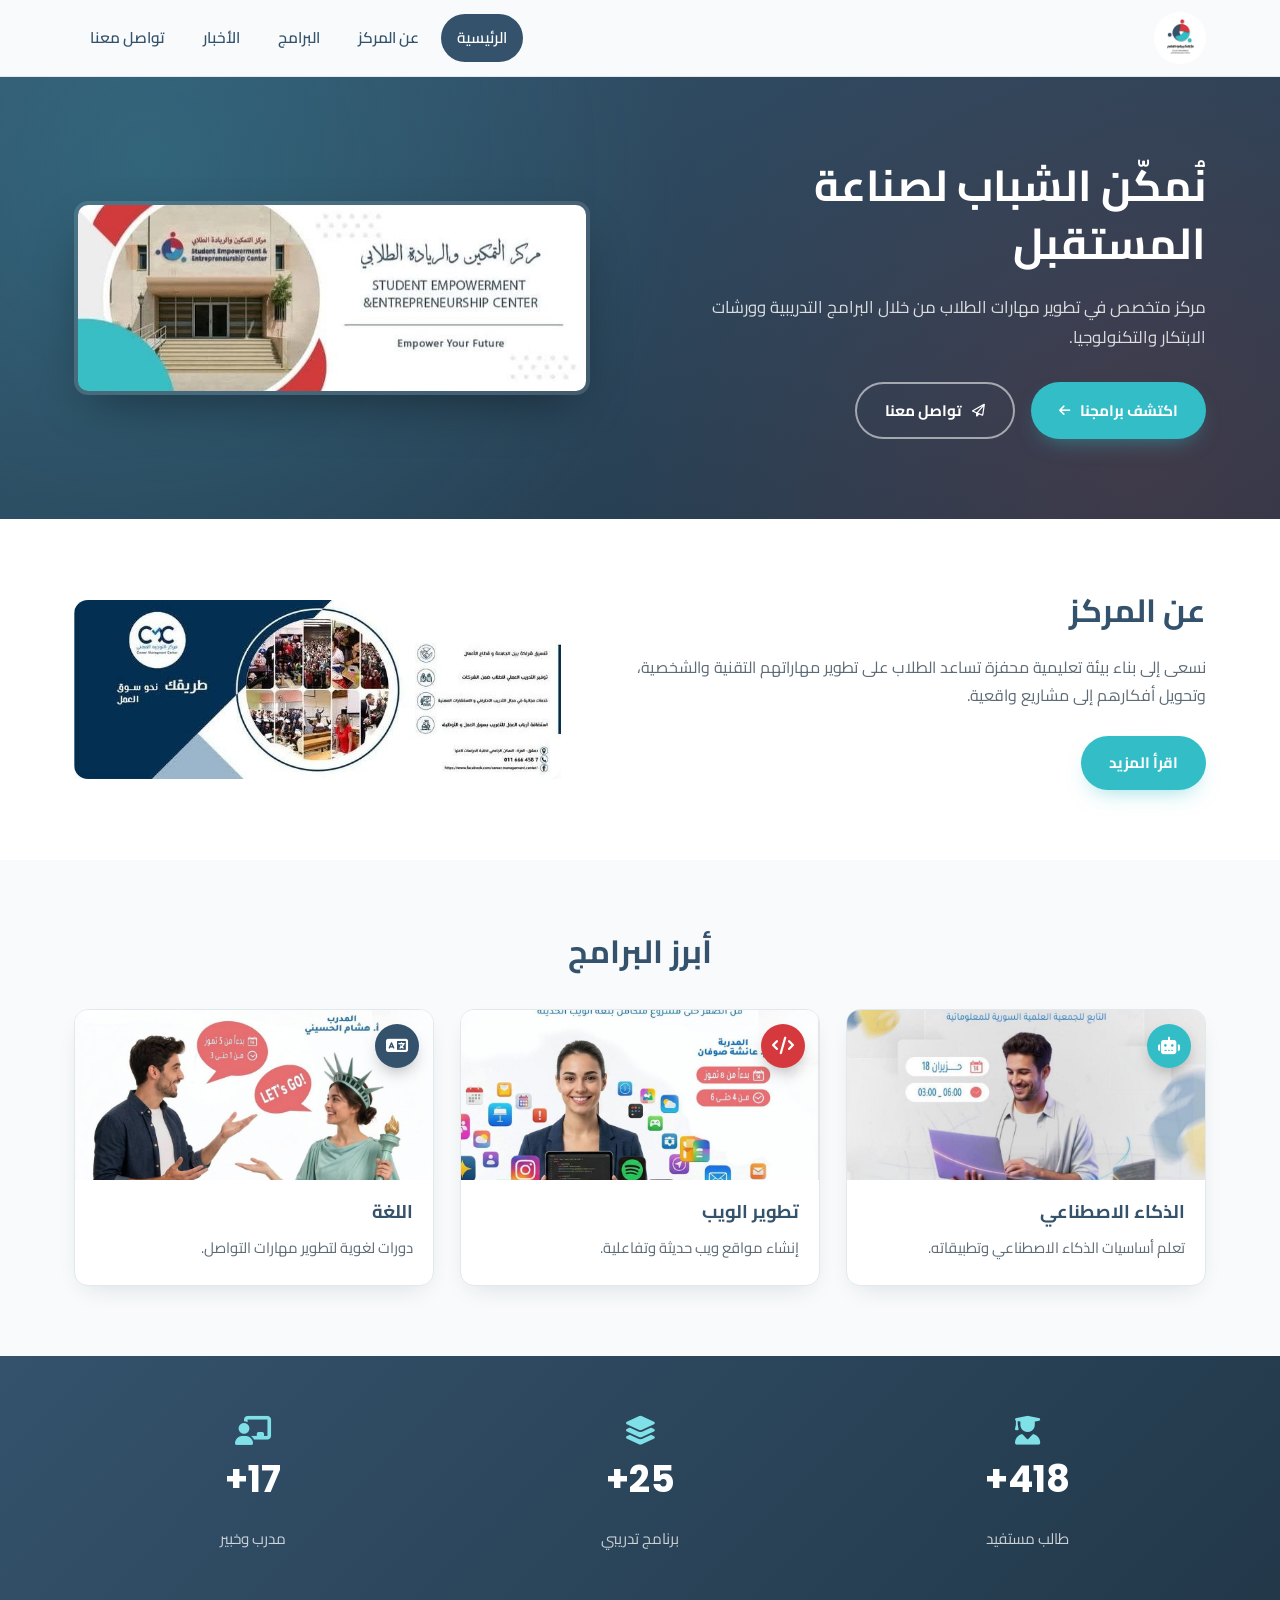
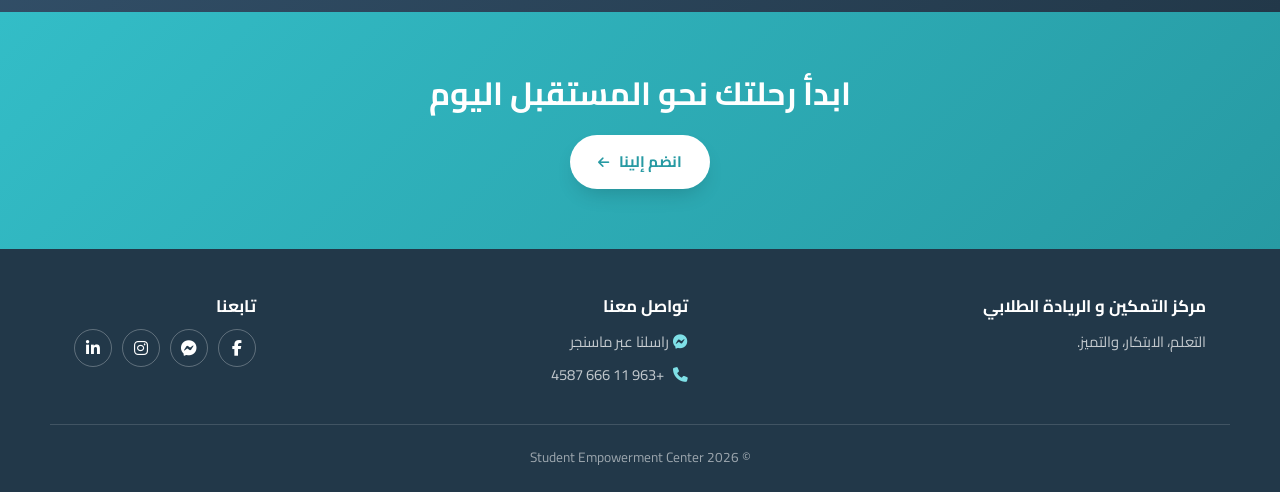
<file: index.html>
<!DOCTYPE html>
<html lang="ar" dir="rtl">

<head>

<meta charset="UTF-8">

<meta name="viewport" content="width=device-width, initial-scale=1.0">

<title>
مركز الريادة الطلابي
</title>


<link rel="icon" type="image/jpeg" href="images/logo.jpg">

<link rel="stylesheet" href="css/style.css">

<link rel="stylesheet" href="css/home.css">


<link href="https://fonts.googleapis.com/css2?family=Cairo:wght@400;600;700&family=Poppins:wght@400;600;700&display=swap" rel="stylesheet">

<link rel="stylesheet" href="https://cdnjs.cloudflare.com/ajax/libs/font-awesome/6.5.2/css/all.min.css">

<link rel="stylesheet" href="https://cdnjs.cloudflare.com/ajax/libs/animate.css/4.1.1/animate.min.css">
<link rel="stylesheet" href="https://unpkg.com/aos@2.3.1/dist/aos.css">


</head>


<body>



<!-- Navbar -->

<nav class="navbar">

<div class="container nav-container">


<div class="logo">
<img src="images/logo.jpg" alt="مركز الريادة الطلابي" class="animate__animated animate__fadeInDown">
</div>



<ul class="nav-links">


<li>
<a href="index.html">
الرئيسية
</a>
</li>


<li>
<a href="about.html">
عن المركز
</a>
</li>


<li>
<a href="programs.html">
البرامج
</a>
</li>


<li>
<a href="news.html">
الأخبار
</a>
</li>


<li>
<a href="contact.html">
تواصل معنا
</a>
</li>


</ul>


<button class="nav-toggle" id="navToggle" aria-label="فتح القائمة">
<i class="fa-solid fa-bars"></i>
</button>


</div>

</nav>



<!-- Hero -->

<section class="hero">


<div class="container hero-content">


<div class="hero-text" data-aos="fade-right">


<h1>

نُمكّن الشباب لصناعة المستقبل

</h1>


<p>

مركز متخصص في تطوير مهارات الطلاب من خلال
البرامج التدريبية وورشات الابتكار والتكنولوجيا.

</p>


<div class="hero-buttons">


<a href="programs.html" class="btn">

اكتشف برامجنا
<i class="fa-solid fa-arrow-left"></i>

</a>


<a href="contact.html" class="btn secondary-btn">

<i class="fa-regular fa-paper-plane"></i>
تواصل معنا

</a>


</div>


</div>




<div class="hero-image" data-aos="fade-left" data-aos-delay="150">


<img src="images/hero.jpg" 
alt="Student Center">


</div>


</div>


</section>




<!-- About Preview -->


<section class="about-preview">


<div class="container about-content">


<div data-aos="fade-right">


<h2>
عن المركز
</h2>


<p>

نسعى إلى بناء بيئة تعليمية محفزة تساعد الطلاب
على تطوير مهاراتهم التقنية والشخصية،
وتحويل أفكارهم إلى مشاريع واقعية.

</p>


<a href="about.html" class="btn">

اقرأ المزيد

</a>


</div>



<a class="img-link" href="#lb-home-about" data-aos="fade-left" data-aos-delay="150">
<img src="images/about.jpg">
</a>

<div id="lb-home-about" class="lightbox">
<a href="#!" class="lightbox-close" aria-label="إغلاق">&times;</a>
<img src="images/about.jpg" alt="عن المركز">
</div>


</div>


</section>





<!-- Programs -->


<section class="programs-preview">


<div class="container">


<h2>
أبرز البرامج
</h2>



<div class="cards">



<div class="card" data-aos="fade-up">

<div class="card-icon">
<i class="fa-solid fa-robot"></i>
</div>

<a class="img-link" href="#lb-home-ai">
<img src="images/programs/ai.jpg">
</a>

<div id="lb-home-ai" class="lightbox">
<a href="#!" class="lightbox-close" aria-label="إغلاق">&times;</a>
<img src="images/programs/ai.jpg" alt="الذكاء الاصطناعي">
</div>


<h3>
الذكاء الاصطناعي
</h3>


<p>

تعلم أساسيات الذكاء الاصطناعي وتطبيقاته.

</p>


</div>




<div class="card" data-aos="fade-up" data-aos-delay="120">

<div class="card-icon">
<i class="fa-solid fa-code"></i>
</div>

<a class="img-link" href="#lb-home-web">
<img src="images/programs/web.jpg">
</a>

<div id="lb-home-web" class="lightbox">
<a href="#!" class="lightbox-close" aria-label="إغلاق">&times;</a>
<img src="images/programs/web.jpg" alt="تطوير الويب">
</div>


<h3>
تطوير الويب
</h3>


<p>

إنشاء مواقع ويب حديثة وتفاعلية.

</p>


</div>





<div class="card" data-aos="fade-up" data-aos-delay="240">

<div class="card-icon">
<i class="fa-solid fa-language"></i>
</div>

<a class="img-link" href="#lb-home-lang">
<img src="images/programs/lan.jpg">
</a>

<div id="lb-home-lang" class="lightbox">
<a href="#!" class="lightbox-close" aria-label="إغلاق">&times;</a>
<img src="images/programs/lan.jpg" alt="اللغة">
</div>


<h3>
اللغة
</h3>


<p>

دورات لغوية لتطوير مهارات التواصل.

</p>


</div>



</div>


</div>


</section>






<!-- Statistics -->


<section class="stats">


<div class="container stats-container">


<div data-aos="zoom-in">
<i class="fa-solid fa-user-graduate stat-icon"></i>
<h2>
500+
</h2>

<p>
طالب مستفيد
</p>

</div>


<div data-aos="zoom-in" data-aos-delay="120">

<i class="fa-solid fa-layer-group stat-icon"></i>
<h2>
30+
</h2>

<p>
برنامج تدريبي
</p>

</div>


<div data-aos="zoom-in" data-aos-delay="240">

<i class="fa-solid fa-chalkboard-user stat-icon"></i>
<h2>
20+
</h2>

<p>
مدرب وخبير
</p>

</div>


</div>


</section>






<!-- CTA -->


<section class="cta">


<div class="container" data-aos="fade-up">


<h2>

ابدأ رحلتك نحو المستقبل اليوم

</h2>


<a href="contact.html" class="btn">

انضم إلينا
<i class="fa-solid fa-arrow-left"></i>

</a>


</div>


</section>






<!-- Footer -->


<footer class="footer">


<div class="container footer-content">


<div>

<h3>
مركز التمكين و الريادة الطلابي
</h3>

<p>
التعلم، الابتكار، والتميز.
</p>

</div>


<div>

<h3>
تواصل معنا
</h3>

<p>
<a href="https://m.me/student.empowerment.entrepreneurship.center" target="_blank" rel="noopener">
<i class="fa-brands fa-facebook-messenger"></i> راسلنا عبر ماسنجر
</a>
</p>

<p>
<i class="fa-solid fa-phone"></i>
+963 11 666 4587
</p>

</div>


<div class="footer-social">

<h3>
تابعنا
</h3>

<div class="social-icons">
<a href="https://www.facebook.com/student.empowerment.entrepreneurship.center" target="_blank" rel="noopener" aria-label="Facebook"><i class="fa-brands fa-facebook-f"></i></a>
<a href="https://m.me/student.empowerment.entrepreneurship.center" target="_blank" rel="noopener" aria-label="Messenger"><i class="fa-brands fa-facebook-messenger"></i></a>
<a href="#" aria-label="Instagram"><i class="fa-brands fa-instagram"></i></a>
<a href="#" aria-label="LinkedIn"><i class="fa-brands fa-linkedin-in"></i></a>
</div>

</div>


</div>


<div class="footer-bottom">

© 2026 Student Empowerment Center

</div>


</footer>





<script src="https://unpkg.com/aos@2.3.1/dist/aos.js"></script>

<script src="js/main.js"></script>

<script src="js/home.js"></script>


</body>

</html>
</file>
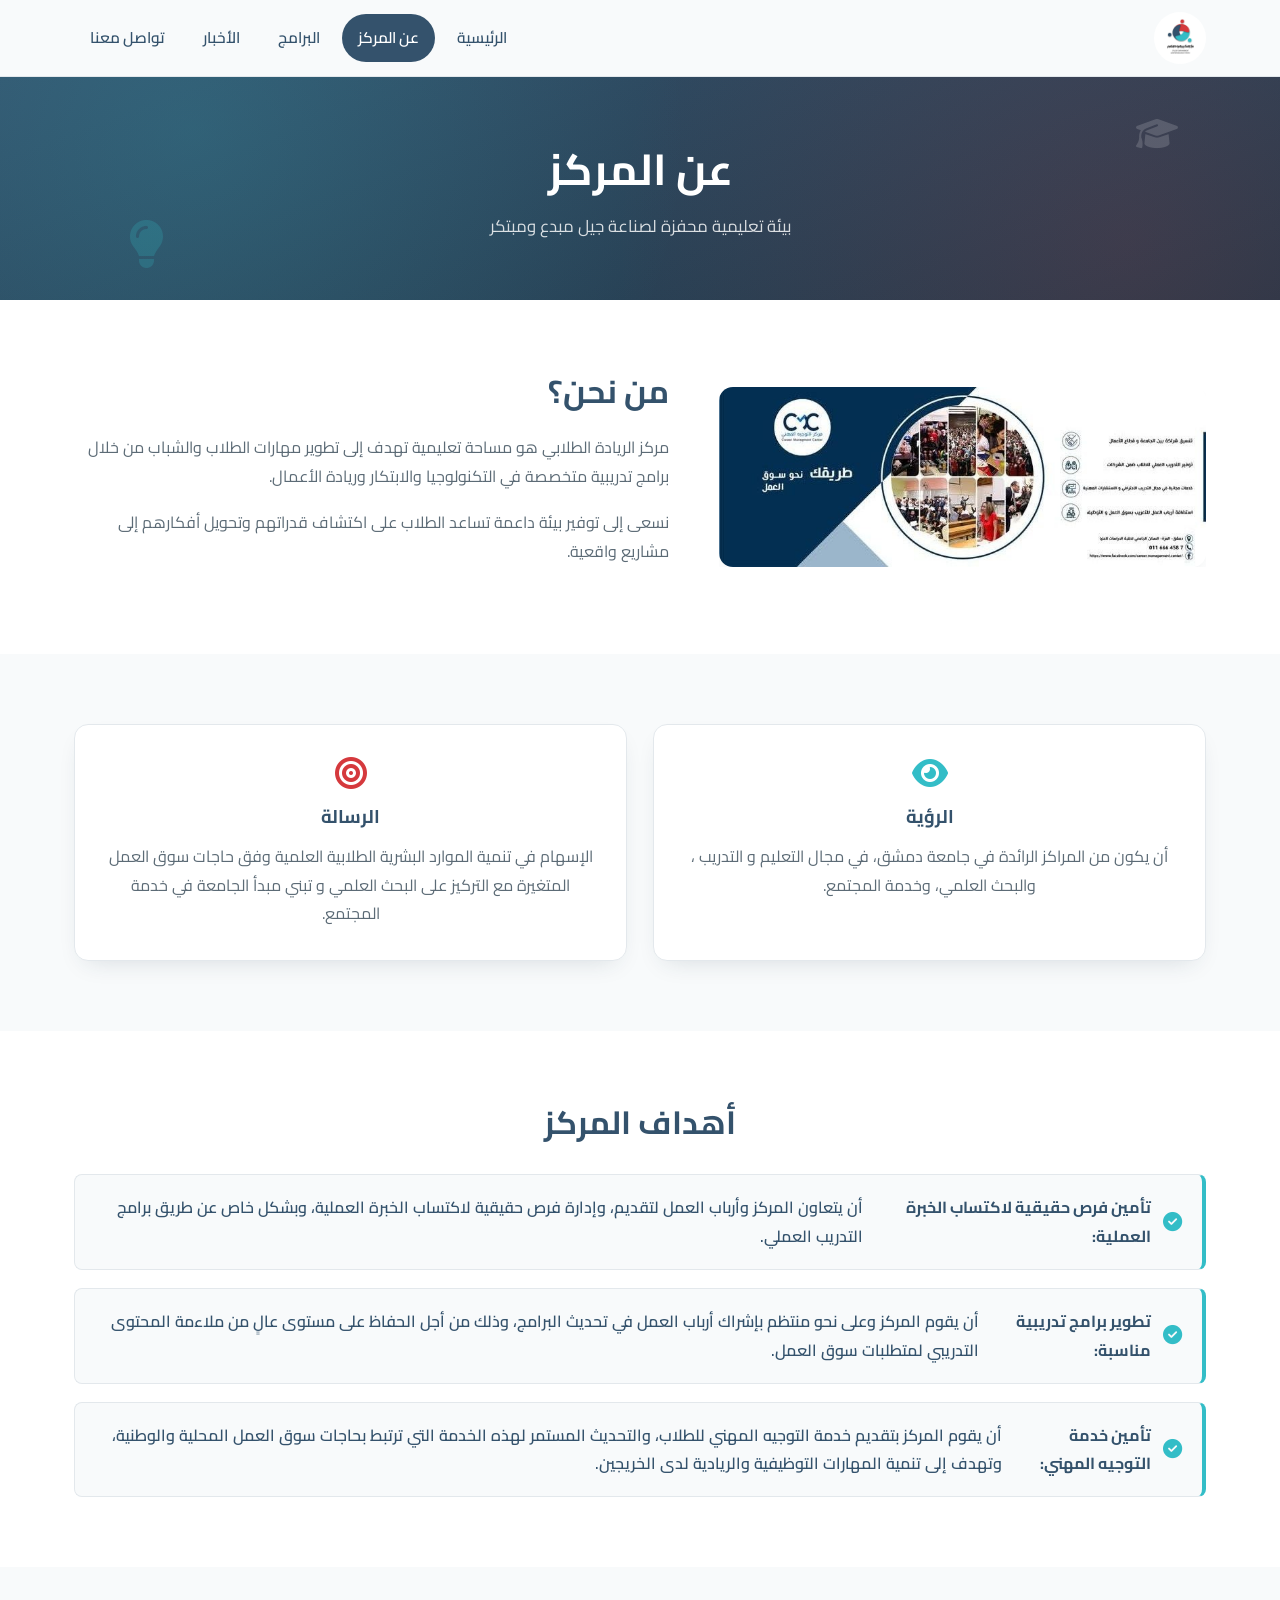
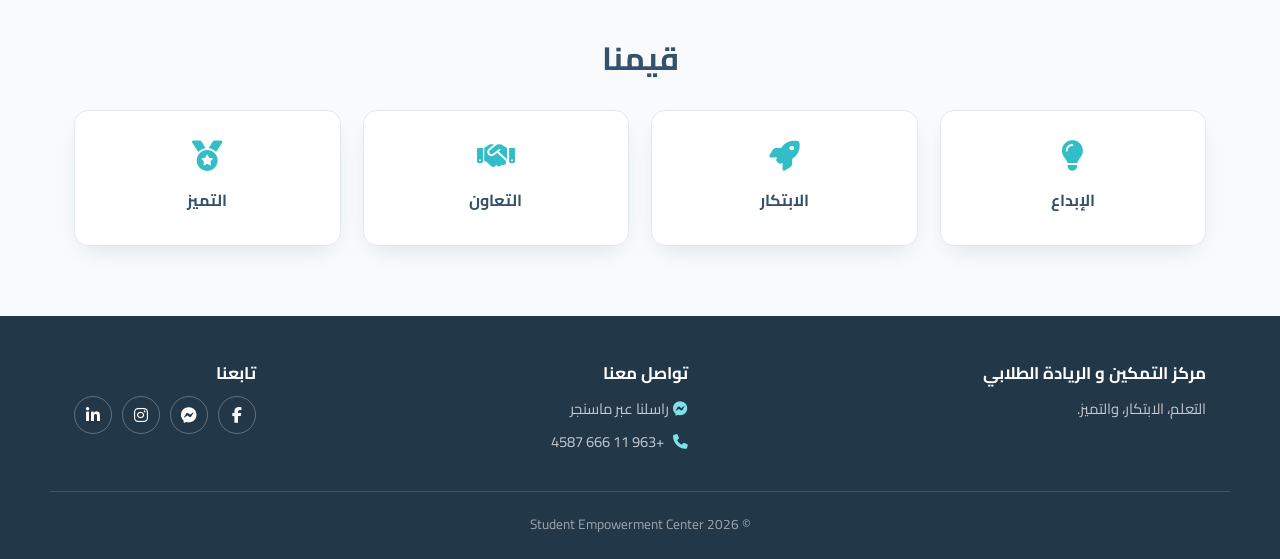
<file: about.html>
<!DOCTYPE html>

<html lang="ar" dir="rtl">


<head>

<meta charset="UTF-8">

<meta name="viewport" content="width=device-width, initial-scale=1.0">


<title>
عن المركز | مركز الريادة الطلابي
</title>



<link rel="icon" type="image/jpeg" href="images/logo.jpg">

<link rel="stylesheet" href="css/style.css">

<link rel="stylesheet" href="css/about.css">


<link href="https://fonts.googleapis.com/css2?family=Cairo:wght@400;600;700&family=Poppins:wght@400;600;700&display=swap" rel="stylesheet">

<link rel="stylesheet" href="https://cdnjs.cloudflare.com/ajax/libs/font-awesome/6.5.2/css/all.min.css">

<link rel="stylesheet" href="https://cdnjs.cloudflare.com/ajax/libs/animate.css/4.1.1/animate.min.css">
<link rel="stylesheet" href="https://unpkg.com/aos@2.3.1/dist/aos.css">


</head>



<body>



<!-- Navbar -->


<nav class="navbar">

<div class="container nav-container">


<div class="logo">

<img src="images/logo.jpg" alt="مركز الريادة الطلابي" class="animate__animated animate__fadeInDown">

</div>


<ul class="nav-links">

<li>
<a href="index.html">
الرئيسية
</a>
</li>


<li>
<a href="about.html">
عن المركز
</a>
</li>


<li>
<a href="programs.html">
البرامج
</a>
</li>


<li>
<a href="news.html">
الأخبار
</a>
</li>


<li>
<a href="contact.html">
تواصل معنا
</a>
</li>


</ul>


<button class="nav-toggle" id="navToggle" aria-label="فتح القائمة">
<i class="fa-solid fa-bars"></i>
</button>


</div>

</nav>





<!-- Page Hero -->


<section class="page-hero">


<i class="fa-solid fa-graduation-cap floating-icon fi-1"></i>
<i class="fa-solid fa-lightbulb floating-icon fi-2"></i>

<div class="container">


<h1>
عن المركز
</h1>


<p>
بيئة تعليمية محفزة لصناعة جيل مبدع ومبتكر
</p>


</div>


</section>






<!-- About -->


<section class="about-section">


<div class="container about-container">


<div class="about-image" data-aos="fade-right">


<a class="img-link" href="#lb-about-main">
<img src="images/about.jpg" alt="About Center">
</a>


</div>



<div id="lb-about-main" class="lightbox">
<a href="#!" class="lightbox-close" aria-label="إغلاق">&times;</a>
<img src="images/about.jpg" alt="مركز الريادة الطلابي">
</div>



<div class="about-text" data-aos="fade-left" data-aos-delay="150">


<h2>
من نحن؟
</h2>


<p>

مركز الريادة الطلابي هو مساحة تعليمية تهدف إلى
تطوير مهارات الطلاب والشباب من خلال برامج تدريبية
متخصصة في التكنولوجيا والابتكار وريادة الأعمال.

</p>


<p>

نسعى إلى توفير بيئة داعمة تساعد الطلاب على اكتشاف
قدراتهم وتحويل أفكارهم إلى مشاريع واقعية.

</p>


</div>


</div>


</section>







<!-- Vision Mission -->


<section class="vision">


<div class="container">


<div class="info-cards">


<div class="info-card" data-aos="fade-up">

<i class="fa-solid fa-eye info-icon"></i>

<h3>
الرؤية
</h3>


<p>

أن يكون من المراكز الرائدة في جامعة دمشق، في مجال التعليم و التدريب ، والبحث العلمي، وخدمة المجتمع.

</p>


</div>





<div class="info-card" data-aos="fade-up" data-aos-delay="150">

<i class="fa-solid fa-bullseye info-icon"></i>

<h3>
الرسالة
</h3>


<p>

الإسهام في تنمية الموارد البشرية الطلابية العلمية  وفق حاجات سوق العمل المتغيرة مع التركيز على البحث العلمي و تبني مبدأ الجامعة في خدمة المجتمع.
</p>


</div>


</div>


</div>


</section>







<!-- Goals -->


<section class="goals">


<div class="container">


<h2>
أهداف المركز
</h2>



<div class="goal-list">


<div class="goal-item" data-aos="fade-up">
<i class="fa-solid fa-circle-check goal-icon"></i>
<!--<div class="goal-text">-->
<strong class="goal-title">تأمين فرص حقيقية لاكتساب الخبرة العملية:</strong>
أن يتعاون المركز وأرباب العمل لتقديم، وإدارة فرص حقيقية لاكتساب الخبرة العملية، وبشكل خاص عن طريق برامج التدريب العملي.
<!--</div>-->
</div>


<div class="goal-item" data-aos="fade-up" data-aos-delay="100">
<i class="fa-solid fa-circle-check goal-icon"></i>
<strong class="goal-title">تطوير برامج تدريبية مناسبة:</strong>
أن يقوم المركز وعلى نحو منتظم بإشراك أرباب العمل في تحديث البرامج، وذلك من أجل الحفاظ على مستوى عالٍ من ملاءمة المحتوى التدريبي لمتطلبات سوق العمل.
</div>


<div class="goal-item" data-aos="fade-up" data-aos-delay="200">
<i class="fa-solid fa-circle-check goal-icon"></i>
<strong class="goal-title">تأمين خدمة التوجيه المهني:</strong>
أن يقوم المركز بتقديم خدمة التوجيه المهني للطلاب، والتحديث المستمر لهذه الخدمة التي ترتبط بحاجات سوق العمل المحلية والوطنية، وتهدف إلى تنمية المهارات التوظيفية والريادية لدى الخريجين.
</div>


</div>


</div>


</section>






<!-- Values -->


<section class="values">


<div class="container">


<h2>
قيمنا
</h2>


<div class="values-grid">


<div class="value-card" data-aos="zoom-in">

<i class="fa-solid fa-lightbulb"></i>
<span>الإبداع</span>

</div>


<div class="value-card" data-aos="zoom-in" data-aos-delay="100">

<i class="fa-solid fa-rocket"></i>
<span>الابتكار</span>

</div>


<div class="value-card" data-aos="zoom-in" data-aos-delay="200">

<i class="fa-solid fa-handshake"></i>
<span>التعاون</span>

</div>


<div class="value-card" data-aos="zoom-in" data-aos-delay="300">

<i class="fa-solid fa-medal"></i>
<span>التميز</span>

</div>


</div>


</div>


</section>







<!-- Footer -->
 
 
<footer class="footer">
 
 
<div class="container footer-content">
 
 
<div>
 
<h3>
مركز التمكين و الريادة الطلابي
</h3>
 
<p>
التعلم، الابتكار، والتميز.
</p>
 
</div>
 
 
<div>
 
<h3>
تواصل معنا
</h3>
 
<p>
<a href="https://m.me/student.empowerment.entrepreneurship.center" target="_blank" rel="noopener">
<i class="fa-brands fa-facebook-messenger"></i> راسلنا عبر ماسنجر
</a>
</p>
 
<p>
<i class="fa-solid fa-phone"></i>
+963 11 666 4587
</p>
 
</div>
 
 
<div class="footer-social">
 
<h3>
تابعنا
</h3>
 
<div class="social-icons">
<a href="https://www.facebook.com/student.empowerment.entrepreneurship.center" target="_blank" rel="noopener" aria-label="Facebook"><i class="fa-brands fa-facebook-f"></i></a>
<a href="https://m.me/student.empowerment.entrepreneurship.center" target="_blank" rel="noopener" aria-label="Messenger"><i class="fa-brands fa-facebook-messenger"></i></a>
<a href="#" aria-label="Instagram"><i class="fa-brands fa-instagram"></i></a>
<a href="#" aria-label="LinkedIn"><i class="fa-brands fa-linkedin-in"></i></a>
</div>
 
</div>
 
 
</div>
 
 
<div class="footer-bottom">
 
© 2026 Student Empowerment Center
 
</div>
 
 
</footer>
 
 
 
 
<script src="https://unpkg.com/aos@2.3.1/dist/aos.js"></script>
 
<script src="js/main.js"></script>
 
<script src="js/about.js"></script>
 
 
</body>
 
 
</html>
</file>
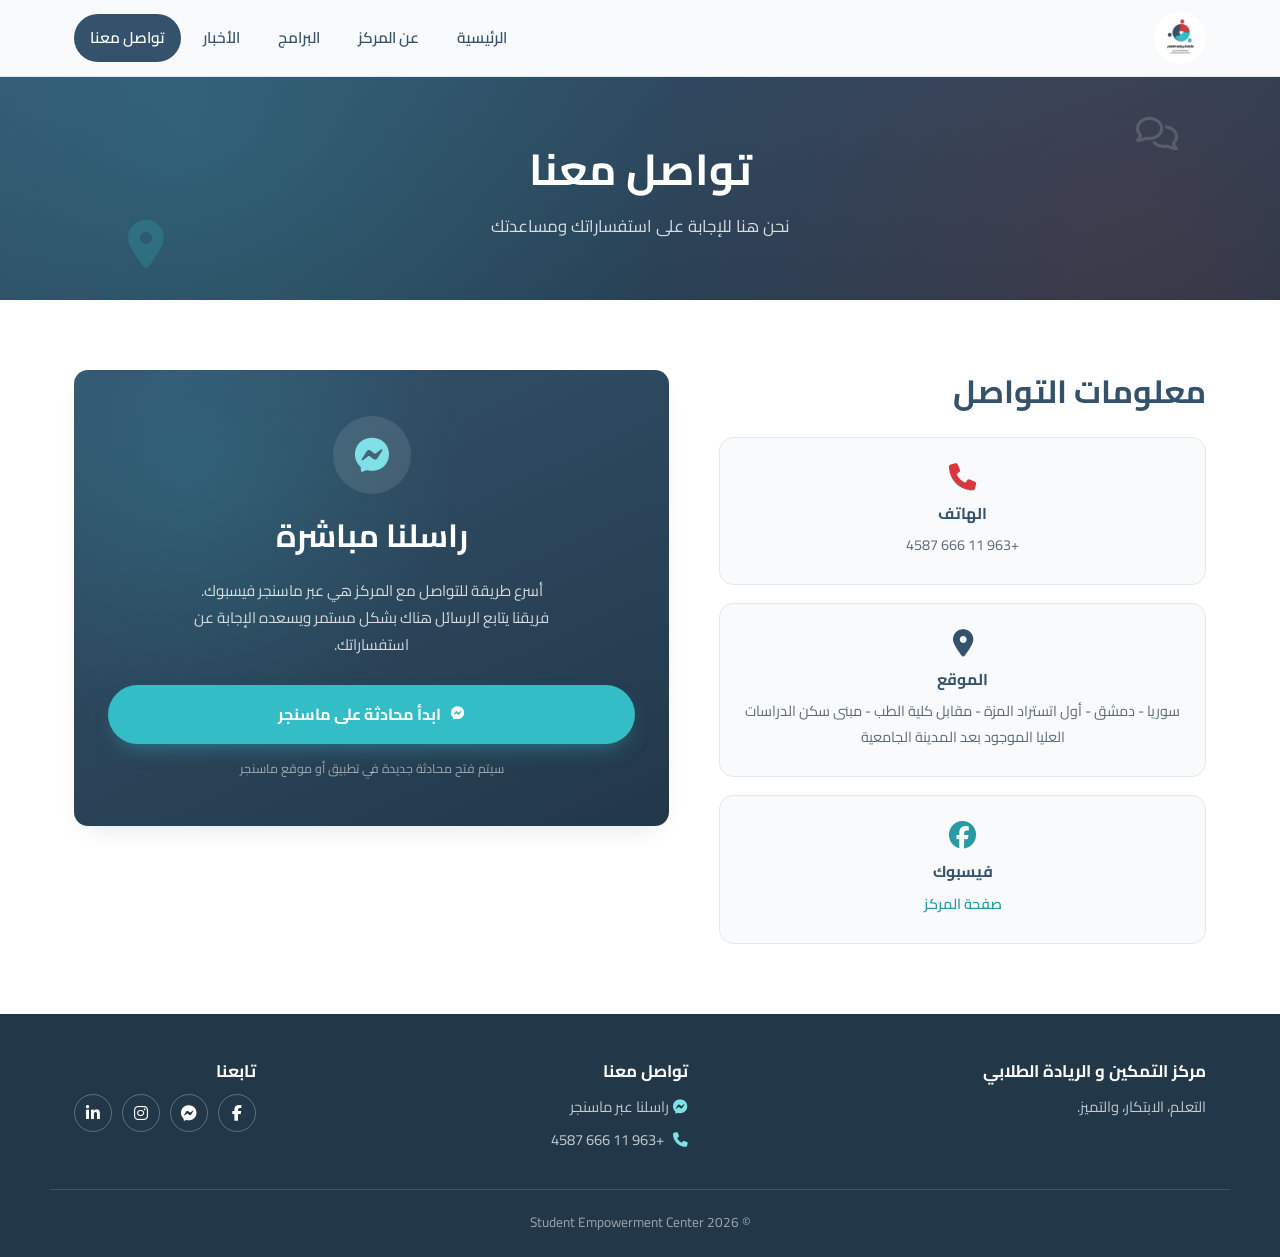
<file: contact.html>
<!DOCTYPE html>

<html lang="ar" dir="rtl">


<head>

<meta charset="UTF-8">

<meta name="viewport" content="width=device-width, initial-scale=1.0">


<title>
تواصل معنا | مركز الريادة الطلابي
</title>


<link rel="icon" type="image/jpeg" href="images/logo.jpg">

<link rel="stylesheet" href="css/style.css">

<link rel="stylesheet" href="css/contact.css">


<link href="https://fonts.googleapis.com/css2?family=Cairo:wght@400;600;700&family=Poppins:wght@400;600;700&display=swap" rel="stylesheet">

<link rel="stylesheet" href="https://cdnjs.cloudflare.com/ajax/libs/font-awesome/6.5.2/css/all.min.css">

<link rel="stylesheet" href="https://cdnjs.cloudflare.com/ajax/libs/animate.css/4.1.1/animate.min.css">
<link rel="stylesheet" href="https://unpkg.com/aos@2.3.1/dist/aos.css">


</head>



<body>




<!-- Navbar -->


<nav class="navbar">

<div class="container nav-container">


<div class="logo">

<img src="images/logo.jpg" alt="مركز الريادة الطلابي" class="animate__animated animate__fadeInDown">

</div>



<ul class="nav-links">


<li>
<a href="index.html">
الرئيسية
</a>
</li>


<li>
<a href="about.html">
عن المركز
</a>
</li>


<li>
<a href="programs.html">
البرامج
</a>
</li>


<li>
<a href="news.html">
الأخبار
</a>
</li>


<li>
<a href="contact.html">
تواصل معنا
</a>
</li>


</ul>


<button class="nav-toggle" id="navToggle" aria-label="فتح القائمة">
<i class="fa-solid fa-bars"></i>
</button>


</div>

</nav>







<!-- Page Hero -->


<section class="page-hero">


<i class="fa-regular fa-comments floating-icon fi-1"></i>
<i class="fa-solid fa-location-dot floating-icon fi-2"></i>

<div class="container">


<h1>
تواصل معنا
</h1>


<p>
نحن هنا للإجابة على استفساراتك ومساعدتك
</p>


</div>


</section>







<!-- Contact Section -->

<section class="contact-section">

    <div class="container">

        <!-- Contact Information -->

        <div class="contact-info" data-aos="fade-right">

            <h2>معلومات التواصل</h2>

            <div class="info-grid">

                <div class="contact-card" data-aos="fade-up">

                    <i class="fa-solid fa-phone contact-icon"></i>

                    <h3>الهاتف</h3>

                    <p>+963 11 666 4587</p>

                </div>

                <div class="contact-card" data-aos="fade-up" data-aos-delay="80">

                    <i class="fa-solid fa-location-dot contact-icon"></i>

                    <h3>الموقع</h3>

                    <p>سوريا - دمشق - أول اتستراد المزة - مقابل كلية الطب - مبنى سكن الدراسات العليا الموجود بعد المدينة الجامعية</p>

                </div>

                <div class="contact-card" data-aos="fade-up" data-aos-delay="160">

                    <i class="fa-brands fa-facebook contact-icon"></i>

                    <h3>فيسبوك</h3>

                    <p><a href="https://www.facebook.com/student.empowerment.entrepreneurship.center" target="_blank" rel="noopener">صفحة المركز</a></p>

                </div>

            </div>

        </div>



        <!-- Messenger CTA -->

        <div class="messenger-panel" data-aos="fade-left">

            <div class="messenger-icon">
                <i class="fa-brands fa-facebook-messenger"></i>
            </div>

            <h2>راسلنا مباشرة</h2>

            <p>
                أسرع طريقة للتواصل مع المركز هي عبر ماسنجر فيسبوك.
                فريقنا يتابع الرسائل هناك بشكل مستمر ويسعده الإجابة عن استفساراتك.
            </p>

            <a href="https://m.me/student.empowerment.entrepreneurship.center"
               target="_blank" rel="noopener" class="btn messenger-btn">
                <i class="fa-brands fa-facebook-messenger"></i>
                ابدأ محادثة على ماسنجر
            </a>

            <span class="messenger-hint">سيتم فتح محادثة جديدة في تطبيق أو موقع ماسنجر</span>

        </div>

    </div>

</section>





<!-- Footer -->


<footer class="footer">


<div class="container footer-content">


<div>

<h3>
مركز التمكين و الريادة الطلابي
</h3>

<p>
التعلم، الابتكار، والتميز.
</p>

</div>


<div>

<h3>
تواصل معنا
</h3>

<p>
<a href="https://m.me/student.empowerment.entrepreneurship.center" target="_blank" rel="noopener">
<i class="fa-brands fa-facebook-messenger"></i> راسلنا عبر ماسنجر
</a>
</p>

<p>
<i class="fa-solid fa-phone"></i>
+963 11 666 4587
</p>

</div>


<div class="footer-social">

<h3>
تابعنا
</h3>

<div class="social-icons">
<a href="https://www.facebook.com/student.empowerment.entrepreneurship.center" target="_blank" rel="noopener" aria-label="Facebook"><i class="fa-brands fa-facebook-f"></i></a>
<a href="https://m.me/student.empowerment.entrepreneurship.center" target="_blank" rel="noopener" aria-label="Messenger"><i class="fa-brands fa-facebook-messenger"></i></a>
<a href="#" aria-label="Instagram"><i class="fa-brands fa-instagram"></i></a>
<a href="#" aria-label="LinkedIn"><i class="fa-brands fa-linkedin-in"></i></a>
</div>

</div>


</div>


<div class="footer-bottom">

© 2026 Student Empowerment Center

</div>


</footer>






<script src="https://unpkg.com/aos@2.3.1/dist/aos.js"></script>

<script src="js/main.js"></script>


</body>


</html>
</file>
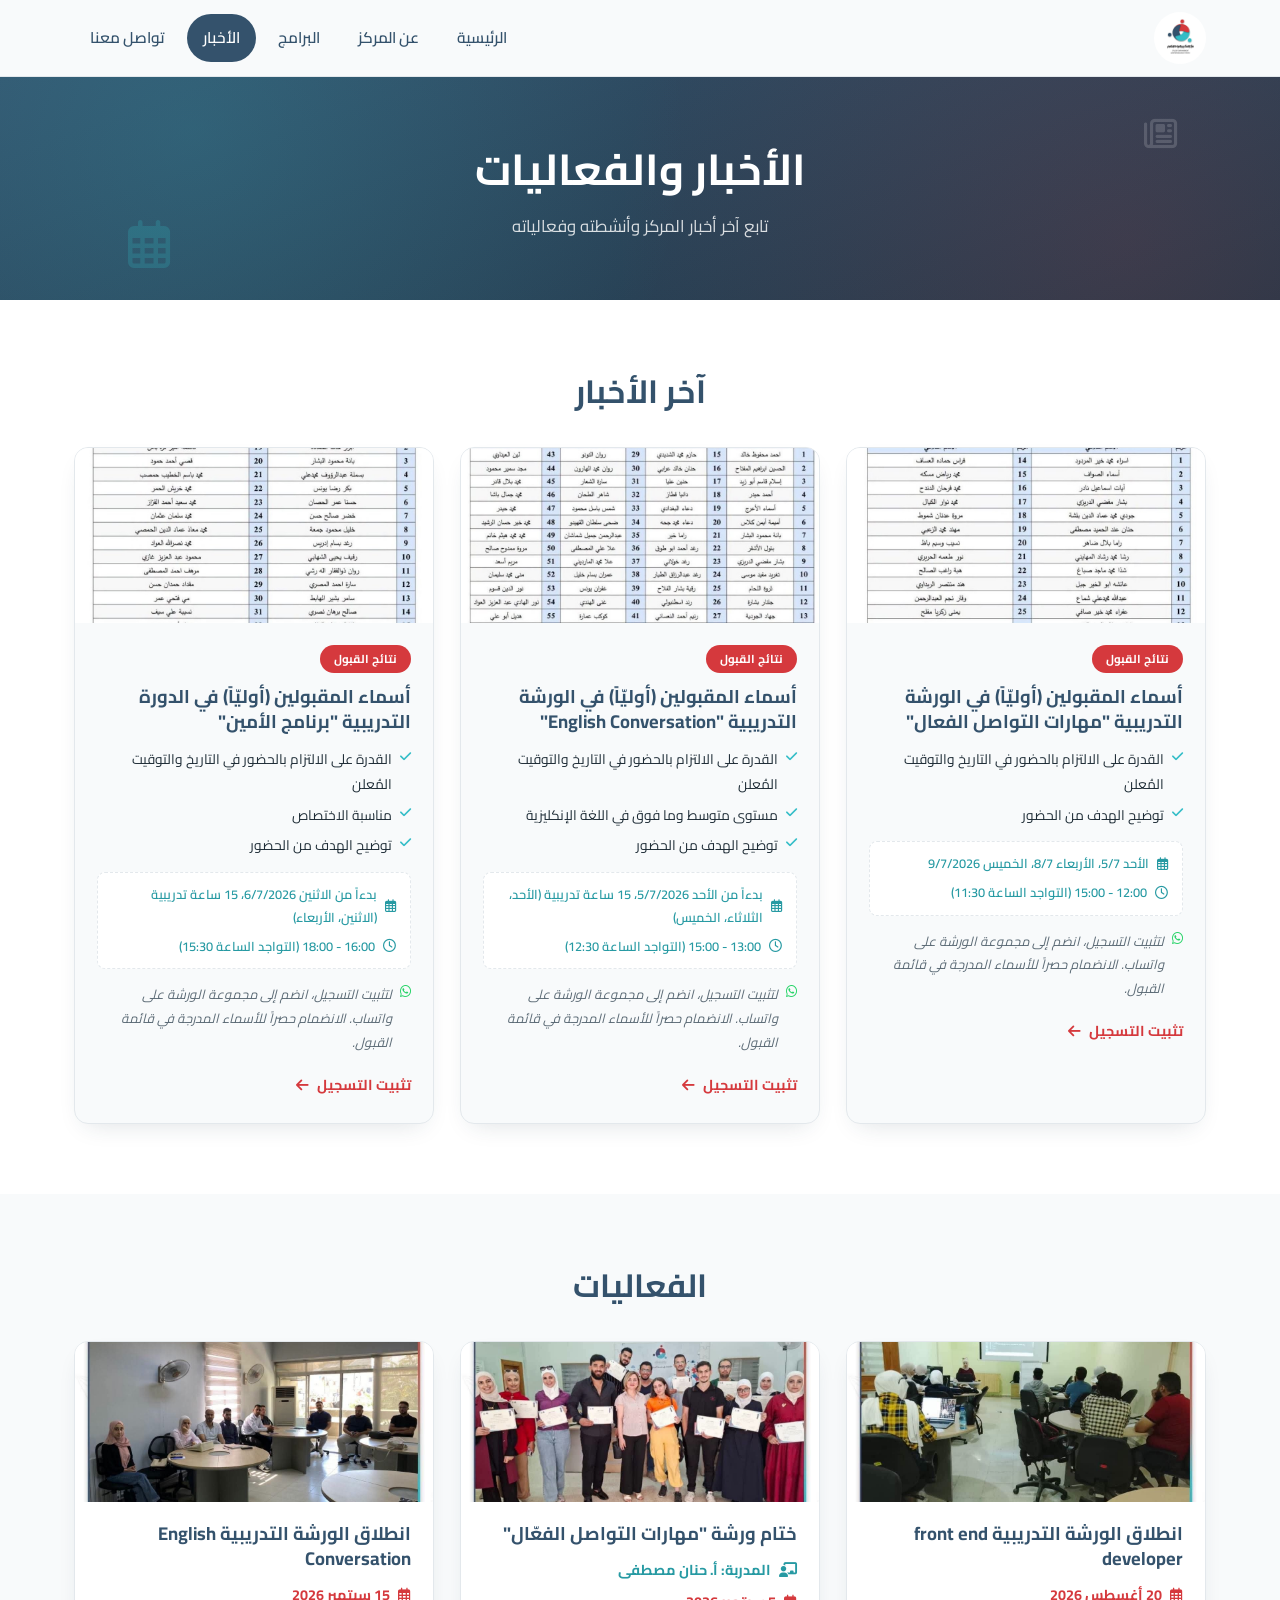
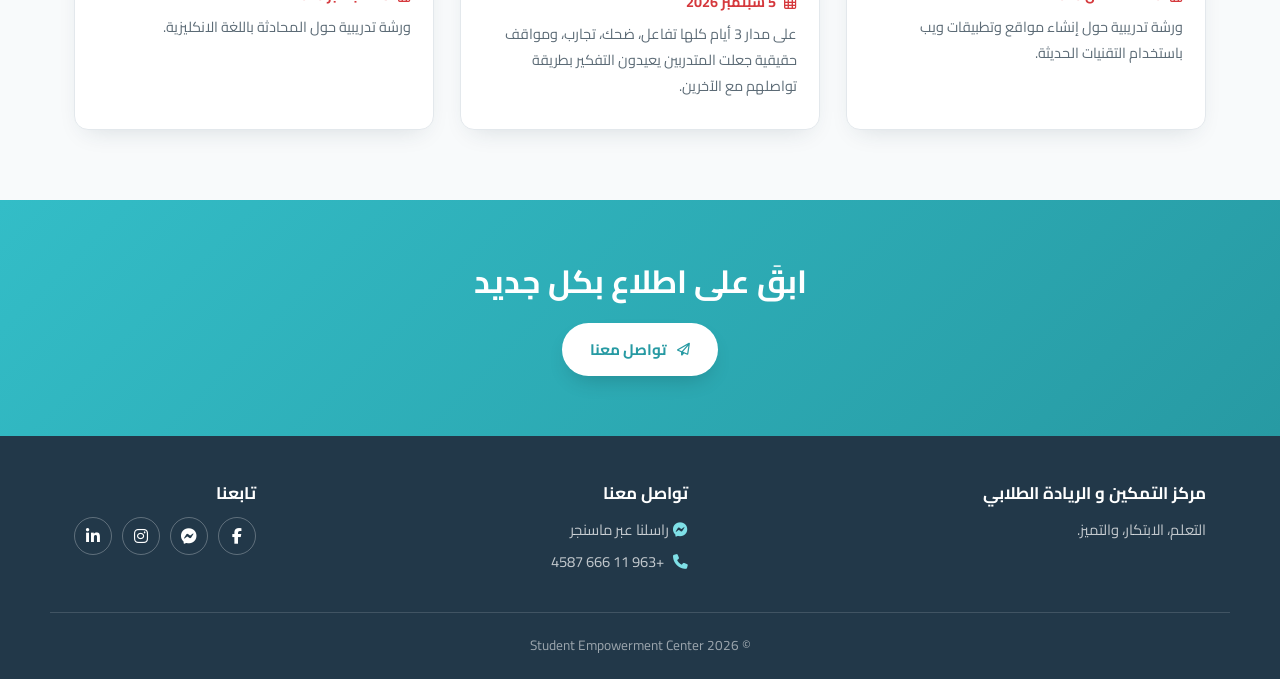
<file: news.html>
<!DOCTYPE html>

<html lang="ar" dir="rtl">


<head>

<meta charset="UTF-8">

<meta name="viewport" content="width=device-width, initial-scale=1.0">


<title>
الأخبار والفعاليات | مركز الريادة الطلابي
</title>


<link rel="icon" type="image/jpeg" href="images/logo.jpg">

<link rel="stylesheet" href="css/style.css">

<link rel="stylesheet" href="css/news.css">


<link href="https://fonts.googleapis.com/css2?family=Cairo:wght@400;600;700&family=Poppins:wght@400;600;700&display=swap" rel="stylesheet">

<link rel="stylesheet" href="https://cdnjs.cloudflare.com/ajax/libs/font-awesome/6.5.2/css/all.min.css">

<link rel="stylesheet" href="https://cdnjs.cloudflare.com/ajax/libs/animate.css/4.1.1/animate.min.css">
<link rel="stylesheet" href="https://unpkg.com/aos@2.3.1/dist/aos.css">


</head>



<body>




<!-- Navbar -->


<nav class="navbar">

<div class="container nav-container">


<div class="logo">

<img src="images/logo.jpg" alt="مركز الريادة الطلابي" class="animate__animated animate__fadeInDown">

</div>



<ul class="nav-links">


<li>
<a href="index.html">
الرئيسية
</a>
</li>


<li>
<a href="about.html">
عن المركز
</a>
</li>


<li>
<a href="programs.html">
البرامج
</a>
</li>


<li>
<a href="news.html">
الأخبار
</a>
</li>


<li>
<a href="contact.html">
تواصل معنا
</a>
</li>


</ul>


<button class="nav-toggle" id="navToggle" aria-label="فتح القائمة">
<i class="fa-solid fa-bars"></i>
</button>


</div>

</nav>








<!-- Page Hero -->


<section class="page-hero">


<i class="fa-regular fa-newspaper floating-icon fi-1"></i>
<i class="fa-regular fa-calendar-days floating-icon fi-2"></i>

<div class="container">


<h1>
الأخبار والفعاليات
</h1>


<p>
تابع آخر أخبار المركز وأنشطته وفعالياته
</p>


</div>


</section>







<!-- Latest News -->


<section class="news-section">


<div class="container">


<h2>
آخر الأخبار
</h2>



<div class="news-grid">





<div class="news-card" data-aos="fade-up">


<a class="img-link" href="#lb-news-1">
<img src="images/news/news1.jpg" alt="News">
</a>

<div id="lb-news-1" class="lightbox">
<a href="#!" class="lightbox-close" aria-label="إغلاق">&times;</a>
<img src="images/news/news1.jpg" alt="ورشة مهارات التواصل الفعال">
</div>


<div class="news-content">

<span class="news-badge">نتائج القبول</span>

<h3>
أسماء المقبولين (أوليّاً) في الورشة التدريبية "مهارات التواصل الفعال"
</h3>

<ul class="news-criteria">
<li><i class="fa-solid fa-check"></i> القدرة على الالتزام بالحضور في التاريخ والتوقيت المُعلن</li>
<li><i class="fa-solid fa-check"></i> توضيح الهدف من الحضور</li>
</ul>

<div class="news-meta">
<span><i class="fa-regular fa-calendar-days"></i> الأحد 5/7، الأربعاء 8/7، الخميس 9/7/2026</span>
<span><i class="fa-regular fa-clock"></i> 12:00 - 15:00 (التواجد الساعة 11:30)</span>
</div>

<p class="news-note">
<i class="fa-brands fa-whatsapp"></i>
لتثبيت التسجيل، انضم إلى مجموعة الورشة على واتساب. الانضمام حصراً للأسماء المدرجة في قائمة القبول.
</p>

<a href="https://chat.whatsapp.com/KUSy5mBAicXBdt82xVzWGg" target="_blank" rel="noopener">
تثبيت التسجيل
<i class="fa-solid fa-arrow-left"></i>
</a>

</div>


</div>







<div class="news-card" data-aos="fade-up" data-aos-delay="80">


<a class="img-link" href="#lb-news-2">
<img src="images/news/news2.jpg" alt="News">
</a>

<div id="lb-news-2" class="lightbox">
<a href="#!" class="lightbox-close" aria-label="إغلاق">&times;</a>
<img src="images/news/news2.jpg" alt="ورشة English Conversation">
</div>


<div class="news-content">

<span class="news-badge">نتائج القبول</span>

<h3>
أسماء المقبولين (أوليّاً) في الورشة التدريبية "English Conversation"
</h3>

<ul class="news-criteria">
<li><i class="fa-solid fa-check"></i> القدرة على الالتزام بالحضور في التاريخ والتوقيت المُعلن</li>
<li><i class="fa-solid fa-check"></i> مستوى متوسط وما فوق في اللغة الإنكليزية</li>
<li><i class="fa-solid fa-check"></i> توضيح الهدف من الحضور</li>
</ul>

<div class="news-meta">
<span><i class="fa-regular fa-calendar-days"></i> بدءاً من الأحد 5/7/2026، 15 ساعة تدريبية (الأحد، الثلاثاء، الخميس)</span>
<span><i class="fa-regular fa-clock"></i> 13:00 - 15:00 (التواجد الساعة 12:30)</span>
</div>

<p class="news-note">
<i class="fa-brands fa-whatsapp"></i>
لتثبيت التسجيل، انضم إلى مجموعة الورشة على واتساب. الانضمام حصراً للأسماء المدرجة في قائمة القبول.
</p>

<a href="https://chat.whatsapp.com/IberUZkQ6LV29yE1uwAIzX" target="_blank" rel="noopener">
تثبيت التسجيل
<i class="fa-solid fa-arrow-left"></i>
</a>

</div>


</div>







<div class="news-card" data-aos="fade-up" data-aos-delay="160">


<a class="img-link" href="#lb-news-3">
<img src="images/news/news3.jpg" alt="News">
</a>

<div id="lb-news-3" class="lightbox">
<a href="#!" class="lightbox-close" aria-label="إغلاق">&times;</a>
<img src="images/news/news3.jpg" alt="برنامج الأمين">
</div>


<div class="news-content">

<span class="news-badge">نتائج القبول</span>

<h3>
أسماء المقبولين (أوليّاً) في الدورة التدريبية "برنامج الأمين"
</h3>

<ul class="news-criteria">
<li><i class="fa-solid fa-check"></i> القدرة على الالتزام بالحضور في التاريخ والتوقيت المُعلن</li>
<li><i class="fa-solid fa-check"></i> مناسبة الاختصاص</li>
<li><i class="fa-solid fa-check"></i> توضيح الهدف من الحضور</li>
</ul>

<div class="news-meta">
<span><i class="fa-regular fa-calendar-days"></i> بدءاً من الاثنين 6/7/2026، 15 ساعة تدريبية (الاثنين، الأربعاء)</span>
<span><i class="fa-regular fa-clock"></i> 16:00 - 18:00 (التواجد الساعة 15:30)</span>
</div>

<p class="news-note">
<i class="fa-brands fa-whatsapp"></i>
لتثبيت التسجيل، انضم إلى مجموعة الورشة على واتساب. الانضمام حصراً للأسماء المدرجة في قائمة القبول.
</p>

<a href="https://chat.whatsapp.com/EMY7kQZ0741H1UIW4e1f7I" target="_blank" rel="noopener">
تثبيت التسجيل
<i class="fa-solid fa-arrow-left"></i>
</a>

</div>


</div>



</div>


</div>


</section>









<!-- Events -->


<section class="events-section">


<div class="container">


<h2>
الفعاليات 
</h2>




<div class="events-grid">





<div class="event-card" data-aos="fade-up">


<a class="img-link" href="#lb-event-1">
<img src="images/news/event1.jpg" alt="Event">
</a>

<div id="lb-event-1" class="lightbox">
<a href="#!" class="lightbox-close" aria-label="إغلاق">&times;</a>
<img src="images/news/event1.jpg" alt="ورشة front end developer">
</div>


<div>


<h3>
انطلاق الورشة التدريبية front end developer
</h3>


<p class="event-date">
<i class="fa-regular fa-calendar-days"></i> 20 أغسطس 2026
</p>


<p>
ورشة تدريبية حول إنشاء مواقع وتطبيقات ويب باستخدام التقنيات الحديثة.
</p>


</div>


</div>







<div class="event-card" data-aos="fade-up" data-aos-delay="80">


<a class="img-link" href="#lb-event-2">
<img src="images/news/event2.jpg" alt="Event">
</a>

<div id="lb-event-2" class="lightbox">
<a href="#!" class="lightbox-close" aria-label="إغلاق">&times;</a>
<img src="images/news/event2.jpg" alt="ختام ورشة مهارات التواصل الفعّال">
</div>


<div>


<h3>
ختام ورشة "مهارات التواصل الفعّال"
</h3>

<p class="event-trainer">
<i class="fa-solid fa-chalkboard-user"></i> المدربة: أ. حنان مصطفى
</p>


<p class="event-date">
<i class="fa-regular fa-calendar-days"></i> 5 سبتمبر 2026
</p>


<p>
على مدار 3 أيام كلها تفاعل، ضحك، تجارب، ومواقف حقيقية جعلت المتدربين يعيدون التفكير بطريقة تواصلهم مع الآخرين.
</p>


</div>


</div>






<div class="event-card" data-aos="fade-up" data-aos-delay="160">


<a class="img-link" href="#lb-event-3">
<img src="images/news/event3.jpg" alt="Event">
</a>

<div id="lb-event-3" class="lightbox">
<a href="#!" class="lightbox-close" aria-label="إغلاق">&times;</a>
<img src="images/news/event3.jpg" alt="ورشة English Conversation">
</div>


<div>


<h3>
انطلاق الورشة التدريبية English Conversation 
</h3>


<p class="event-date">
<i class="fa-regular fa-calendar-days"></i> 15 سبتمبر 2026
</p>


<p>

ورشة تدريبية حول المحادثة باللغة الانكليزية.
</p>


</div>


</div>




</div>



</div>


</section>







<!-- CTA -->


<section class="cta">


<div class="container" data-aos="fade-up">


<h2>
ابقَ على اطلاع بكل جديد
</h2>


<a href="contact.html" class="btn">
<i class="fa-regular fa-paper-plane"></i>
تواصل معنا
</a>


</div>


</section>







<!-- Footer -->


<footer class="footer">


<div class="container footer-content">


<div>

<h3>
مركز التمكين و الريادة الطلابي
</h3>

<p>
التعلم، الابتكار، والتميز.
</p>

</div>


<div>

<h3>
تواصل معنا
</h3>

<p>
<a href="https://m.me/student.empowerment.entrepreneurship.center" target="_blank" rel="noopener">
<i class="fa-brands fa-facebook-messenger"></i> راسلنا عبر ماسنجر
</a>
</p>

<p>
<i class="fa-solid fa-phone"></i>
+963 11 666 4587
</p>

</div>


<div class="footer-social">

<h3>
تابعنا
</h3>

<div class="social-icons">
<a href="https://www.facebook.com/student.empowerment.entrepreneurship.center" target="_blank" rel="noopener" aria-label="Facebook"><i class="fa-brands fa-facebook-f"></i></a>
<a href="https://m.me/student.empowerment.entrepreneurship.center" target="_blank" rel="noopener" aria-label="Messenger"><i class="fa-brands fa-facebook-messenger"></i></a>
<a href="#" aria-label="Instagram"><i class="fa-brands fa-instagram"></i></a>
<a href="#" aria-label="LinkedIn"><i class="fa-brands fa-linkedin-in"></i></a>
</div>

</div>


</div>


<div class="footer-bottom">

© 2026 Student Empowerment Center

</div>


</footer>






<script src="https://unpkg.com/aos@2.3.1/dist/aos.js"></script>

<script src="js/main.js"></script>

<script src="js/news.js"></script>


</body>


</html>
</file>
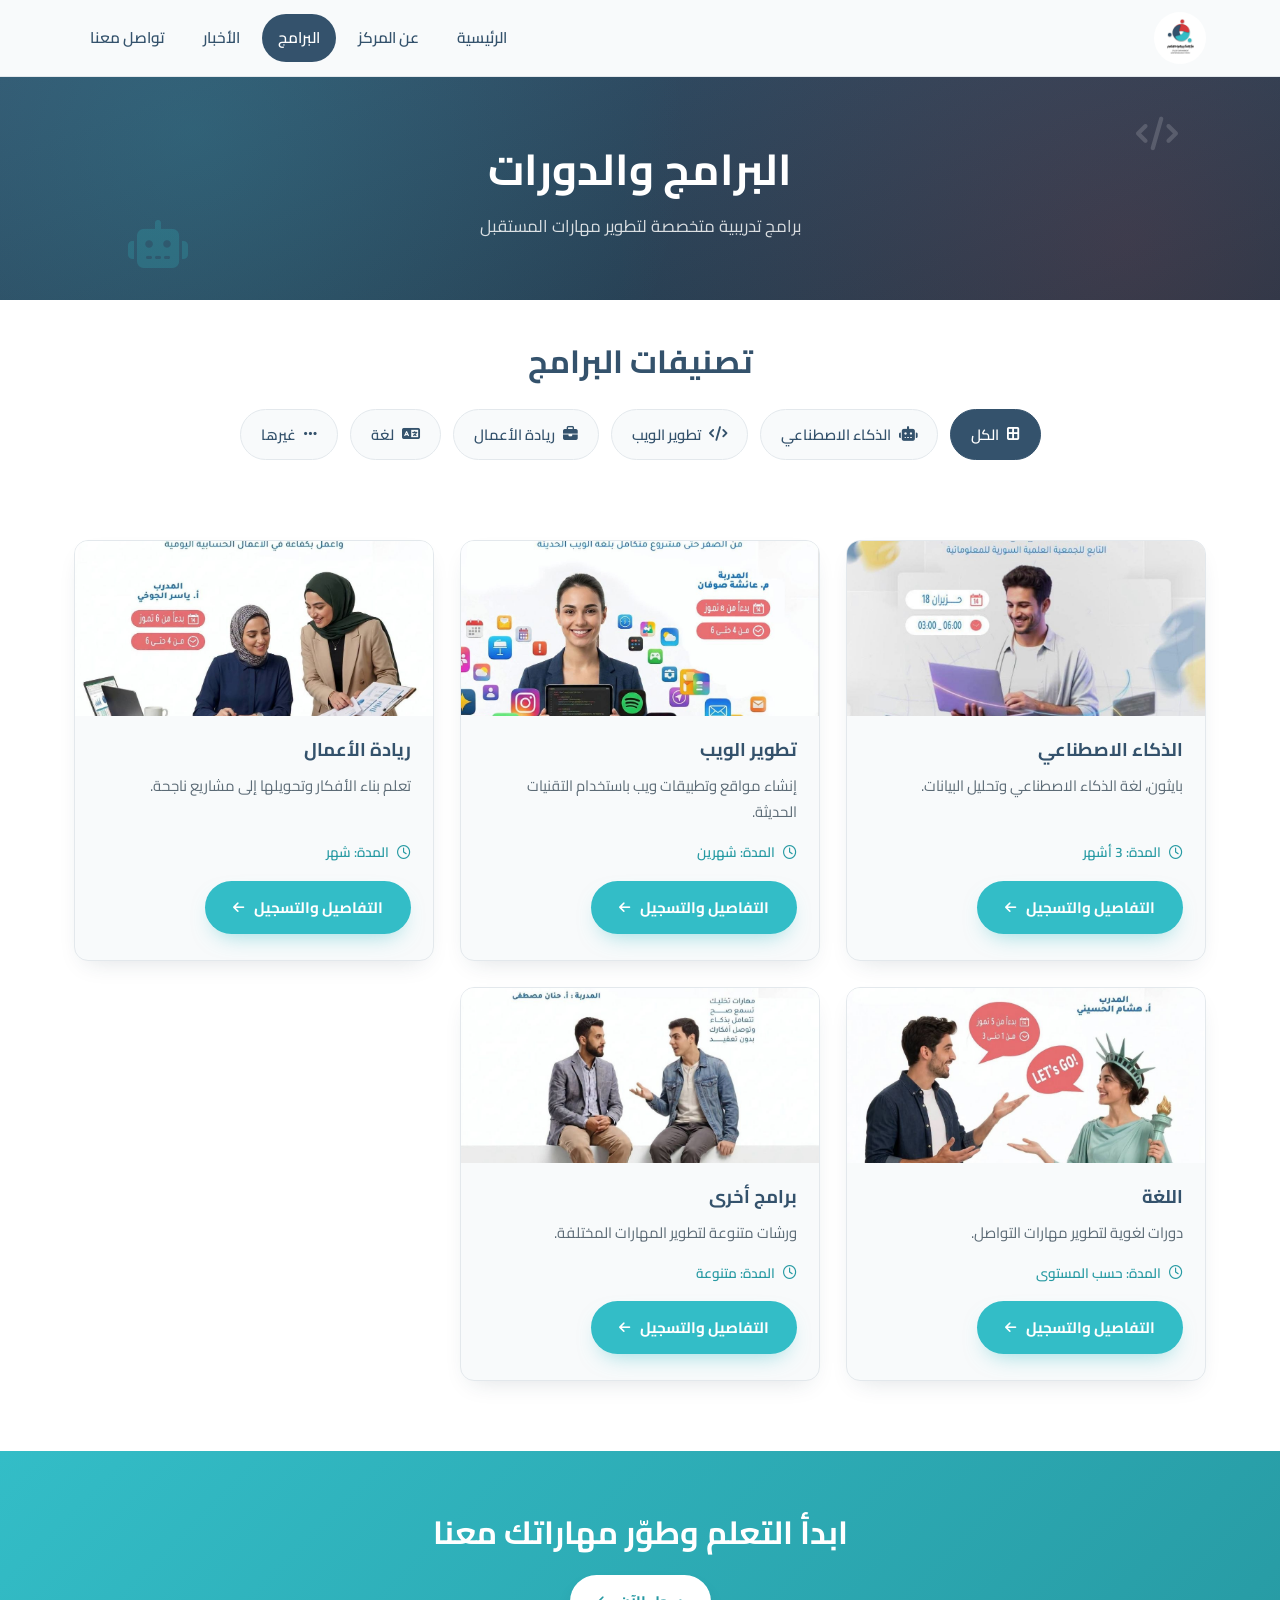
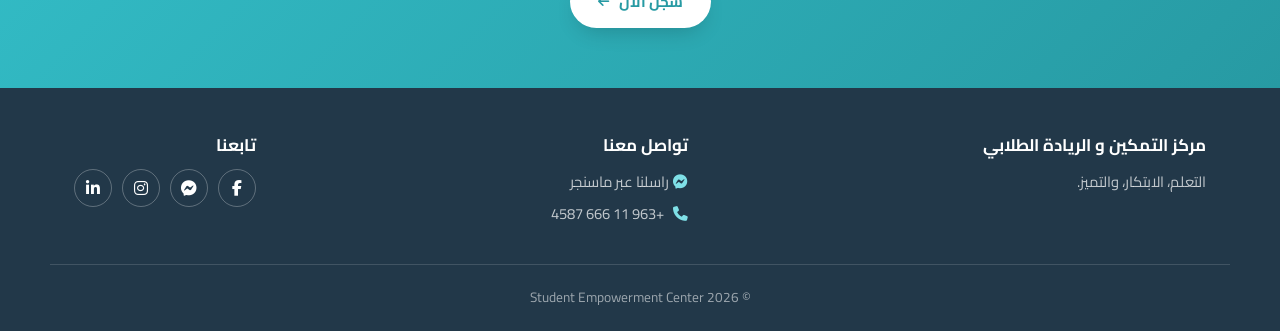
<file: programs.html>
<!DOCTYPE html>

<html lang="ar" dir="rtl">


<head>

<meta charset="UTF-8">

<meta name="viewport" content="width=device-width, initial-scale=1.0">


<title>
البرامج والدورات | مركز الريادة الطلابي
</title>


<link rel="icon" type="image/jpeg" href="images/logo.jpg">

<link rel="stylesheet" href="css/style.css">

<link rel="stylesheet" href="css/programs.css">


<link href="https://fonts.googleapis.com/css2?family=Cairo:wght@400;600;700&family=Poppins:wght@400;600;700&display=swap" rel="stylesheet">

<link rel="stylesheet" href="https://cdnjs.cloudflare.com/ajax/libs/font-awesome/6.5.2/css/all.min.css">

<link rel="stylesheet" href="https://cdnjs.cloudflare.com/ajax/libs/animate.css/4.1.1/animate.min.css">
<link rel="stylesheet" href="https://unpkg.com/aos@2.3.1/dist/aos.css">


</head>



<body>



<!-- Navbar -->

<nav class="navbar">

<div class="container nav-container">


<div class="logo">

<img src="images/logo.jpg" alt="مركز الريادة الطلابي" class="animate__animated animate__fadeInDown">

</div>


<ul class="nav-links">


<li>
<a href="index.html">
الرئيسية
</a>
</li>


<li>
<a href="about.html">
عن المركز
</a>
</li>


<li>
<a href="programs.html">
البرامج
</a>
</li>


<li>
<a href="news.html">
الأخبار
</a>
</li>


<li>
<a href="contact.html">
تواصل معنا
</a>
</li>


</ul>


<button class="nav-toggle" id="navToggle" aria-label="فتح القائمة">
<i class="fa-solid fa-bars"></i>
</button>


</div>

</nav>





<!-- Page Hero -->


<section class="page-hero">


<i class="fa-solid fa-code floating-icon fi-1"></i>
<i class="fa-solid fa-robot floating-icon fi-2"></i>

<div class="container">


<h1>
البرامج والدورات
</h1>


<p>
برامج تدريبية متخصصة لتطوير مهارات المستقبل
</p>


</div>


</section>







<!-- Categories -->


<section class="categories">


<div class="container">


<h2>
تصنيفات البرامج
</h2>



<div class="category-buttons" data-aos="fade-down">


<button class="active" data-category="all">
<i class="fa-solid fa-border-all"></i> الكل
</button>


<button data-category="ai">
<i class="fa-solid fa-robot"></i> الذكاء الاصطناعي
</button>


<button data-category="web">
<i class="fa-solid fa-code"></i> تطوير الويب
</button>


<button data-category="business">
<i class="fa-solid fa-briefcase"></i> ريادة الأعمال
</button>


<button data-category="language">
<i class="fa-solid fa-language"></i> لغة
</button>


<button data-category="other">
<i class="fa-solid fa-ellipsis"></i> غيرها
</button>



</div>


</div>


</section>







<!-- Programs Cards -->


<section class="programs">


<div class="container">



<div class="program-grid">





<div class="program-card" data-category="ai" data-aos="fade-up">


<a class="img-link" href="#lb-prog-ai">
<img src="images/programs/ai.jpg" alt="AI">
</a>

<div id="lb-prog-ai" class="lightbox">
<a href="#!" class="lightbox-close" aria-label="إغلاق">&times;</a>
<img src="images/programs/ai.jpg" alt="الذكاء الاصطناعي">
</div>


<div class="card-content">


<h3>
الذكاء الاصطناعي
</h3>


<p>
بايثون، لغة الذكاء الاصطناعي وتحليل البيانات.
</p>


<span>
<i class="fa-regular fa-clock"></i> المدة: 3 أشهر
</span>


<a href="https://docs.google.com/forms/d/e/1FAIpQLSeAqam_Q4coQ5KCKIGb8h_m953buTUqqQ6GN8NKPSw-_3r9TQ/viewform" class="btn" target="_blank" rel="noopener">
التفاصيل والتسجيل
<i class="fa-solid fa-arrow-left"></i>
</a>


</div>


</div>







<div class="program-card" data-category="web" data-aos="fade-up" data-aos-delay="80">


<a class="img-link" href="#lb-prog-web">
<img src="images/programs/web.jpg" alt="Web">
</a>

<div id="lb-prog-web" class="lightbox">
<a href="#!" class="lightbox-close" aria-label="إغلاق">&times;</a>
<img src="images/programs/web.jpg" alt="تطوير الويب">
</div>


<div class="card-content">


<h3>
تطوير الويب
</h3>


<p>
إنشاء مواقع وتطبيقات ويب باستخدام التقنيات الحديثة.
</p>


<span>
<i class="fa-regular fa-clock"></i> المدة: شهرين
</span>


<a href="https://docs.google.com/forms/d/e/1FAIpQLScIfGrdPEljQ1JkXG0dI-o9xuZTyiU32-lj3OSrVVEEn4MCnA/viewform?pli=1" class="btn" target="_blank" rel="noopener">
التفاصيل والتسجيل
<i class="fa-solid fa-arrow-left"></i>
</a>


</div>


</div>








<div class="program-card" data-category="business" data-aos="fade-up" data-aos-delay="160">


<a class="img-link" href="#lb-prog-business">
<img src="images/programs/business.jpg" alt="Business">
</a>

<div id="lb-prog-business" class="lightbox">
<a href="#!" class="lightbox-close" aria-label="إغلاق">&times;</a>
<img src="images/programs/business.jpg" alt="ريادة الأعمال">
</div>


<div class="card-content">


<h3>
ريادة الأعمال
</h3>


<p>
تعلم بناء الأفكار وتحويلها إلى مشاريع ناجحة.
</p>


<span>
<i class="fa-regular fa-clock"></i> المدة: شهر
</span>


<a href="https://docs.google.com/forms/d/e/1FAIpQLScIfGrdPEljQ1JkXG0dI-o9xuZTyiU32-lj3OSrVVEEn4MCnA/viewform?pli=1" class="btn" target="_blank" rel="noopener">
التفاصيل والتسجيل
<i class="fa-solid fa-arrow-left"></i>
</a>


</div>


</div>








<div class="program-card" data-category="language" data-aos="fade-up" data-aos-delay="240">


<a class="img-link" href="#lb-prog-lang">
<img src="images/programs/lan.jpg" alt="Language">
</a>

<div id="lb-prog-lang" class="lightbox">
<a href="#!" class="lightbox-close" aria-label="إغلاق">&times;</a>
<img src="images/programs/lan.jpg" alt="اللغة">
</div>


<div class="card-content">


<h3>
اللغة
</h3>


<p>
دورات لغوية لتطوير مهارات التواصل.
</p>


<span>
<i class="fa-regular fa-clock"></i> المدة: حسب المستوى
</span>


<a href="https://docs.google.com/forms/d/e/1FAIpQLScIfGrdPEljQ1JkXG0dI-o9xuZTyiU32-lj3OSrVVEEn4MCnA/viewform?pli=1" class="btn" target="_blank" rel="noopener">
التفاصيل والتسجيل
<i class="fa-solid fa-arrow-left"></i>
</a>


</div>


</div>







<div class="program-card" data-category="other" data-aos="fade-up" data-aos-delay="320">


<a class="img-link" href="#lb-prog-other">
<img src="images/programs/other.jpg" alt="Other">
</a>

<div id="lb-prog-other" class="lightbox">
<a href="#!" class="lightbox-close" aria-label="إغلاق">&times;</a>
<img src="images/programs/other.jpg" alt="برامج أخرى">
</div>


<div class="card-content">


<h3>
برامج أخرى
</h3>


<p>
ورشات متنوعة لتطوير المهارات المختلفة.
</p>


<span>
<i class="fa-regular fa-clock"></i> المدة: متنوعة
</span>


<a href="https://docs.google.com/forms/d/e/1FAIpQLScIfGrdPEljQ1JkXG0dI-o9xuZTyiU32-lj3OSrVVEEn4MCnA/viewform?pli=1" class="btn" target="_blank" rel="noopener">
التفاصيل والتسجيل
<i class="fa-solid fa-arrow-left"></i>
</a>


</div>


</div>





</div>


</div>


</section>







<!-- CTA -->


<section class="cta">


<div class="container" data-aos="fade-up">


<h2>
ابدأ التعلم وطوّر مهاراتك معنا
</h2>


<a href="contact.html" class="btn">
سجل الآن
<i class="fa-solid fa-arrow-left"></i>
</a>


</div>


</section>








<!-- Footer -->
 
 
<footer class="footer">
 
 
<div class="container footer-content">
 
 
<div>
 
<h3>
مركز التمكين و الريادة الطلابي
</h3>
 
<p>
التعلم، الابتكار، والتميز.
</p>
 
</div>
 
 
<div>
 
<h3>
تواصل معنا
</h3>
 
<p>
<a href="https://m.me/student.empowerment.entrepreneurship.center" target="_blank" rel="noopener">
<i class="fa-brands fa-facebook-messenger"></i> راسلنا عبر ماسنجر
</a>
</p>
 
<p>
<i class="fa-solid fa-phone"></i>
+963 11 666 4587
</p>
 
</div>
 
 
<div class="footer-social">
 
<h3>
تابعنا
</h3>
 
<div class="social-icons">
<a href="https://www.facebook.com/student.empowerment.entrepreneurship.center" target="_blank" rel="noopener" aria-label="Facebook"><i class="fa-brands fa-facebook-f"></i></a>
<a href="https://m.me/student.empowerment.entrepreneurship.center" target="_blank" rel="noopener" aria-label="Messenger"><i class="fa-brands fa-facebook-messenger"></i></a>
<a href="#" aria-label="Instagram"><i class="fa-brands fa-instagram"></i></a>
<a href="#" aria-label="LinkedIn"><i class="fa-brands fa-linkedin-in"></i></a>
</div>
 
</div>
 
 
</div>
 
 
<div class="footer-bottom">
 
© 2026 Student Empowerment Center
 
</div>
 
 
</footer>
 
 
 
 
<script src="https://unpkg.com/aos@2.3.1/dist/aos.js"></script>

<script src="js/main.js"></script>
 
<script src="js/programs.js"></script>
 
 
</body>
 
 
</html>
</file>
<file: css/style.css>
/* =========================================================
   مركز الريادة الطلابي - style.css
   الملف الأساسي المشترك بين جميع الصفحات
   يحتوي على: المتغيرات - إعادة التهيئة - الطباعة
   - الحاوية - الأزرار - شريط التنقل - عنوان الصفحة
   - قسم الدعوة لإجراء (CTA) - التذييل
   ========================================================= */

/* ---------- 1) متغيرات الألوان والخطوط (مبنية على شعار المركز الحقيقي) ---------- */
:root{
  --red:        #D5393D;
  --red-dark:   #B32C30;
  --navy:       #34526C;
  --navy-dark:  #223849;
  --teal:       #33BDC7;
  --teal-dark:  #279AA3;
  --teal-light: #7FE0E7;

  --paper:      #F8FAFB;
  --white:      #FFFFFF;
  --ink:        #1F2D37;
  --muted:      #5C6B76;
  --line:       #E3E8EC;

  --font-ar: 'Cairo', sans-serif;
  --font-en: 'Poppins', sans-serif;

  --radius: 14px;
  --radius-sm: 8px;
  --shadow: 0 10px 26px -12px rgba(34, 56, 73, 0.18);
  --shadow-hover: 0 16px 34px -14px rgba(34, 56, 73, 0.26);
  --transition: .25s ease;
}

/* ---------- 2) إعادة التهيئة ---------- */
*, *::before, *::after{
  box-sizing: border-box;
  margin: 0;
  padding: 0;
}

html{
  scroll-behavior: smooth;
}

body{
  font-family: var(--font-ar);
  background: var(--paper);
  color: var(--ink);
  line-height: 1.8;
  -webkit-font-smoothing: antialiased;
  overflow-x: hidden;
}

img{
  max-width: 100%;
  display: block;
}

a{
  text-decoration: none;
  color: inherit;
}

ul{
  list-style: none;
}

button{
  font-family: inherit;
  cursor: pointer;
  border: none;
  background: none;
}

input, textarea{
  font-family: inherit;
}

h1, h2, h3{
  font-weight: 700;
  color: var(--navy);
  line-height: 1.35;
}

h1{ font-size: clamp(1.9rem, 3.6vw, 2.7rem); }
h2{ font-size: clamp(1.5rem, 2.6vw, 2rem); margin-bottom: 20px; }
h3{ font-size: 1.15rem; }

p{ color: var(--muted); }

/* ---------- 3) الحاوية العامة ---------- */
.container{
  max-width: 1180px;
  margin-inline: auto;
  padding-inline: 24px;
}

section{
  padding-block: 70px;
}

/* ---------- 4) الأزرار ---------- */
.btn{
  display: inline-flex;
  align-items: center;
  gap: 10px;
  background: var(--teal);
  color: var(--white);
  font-weight: 700;
  font-size: .95rem;
  padding: 13px 28px;
  border-radius: 999px;
  transition: transform var(--transition), box-shadow var(--transition), background var(--transition);
  box-shadow: 0 10px 22px -10px rgba(51, 189, 199, .55);
}

.btn:hover{
  background: var(--teal-dark);
  transform: translateY(-3px);
  box-shadow: var(--shadow-hover);
}

.btn i{
  font-size: .85em;
}

.secondary-btn{
  background: transparent;
  color: var(--white);
  border: 2px solid rgba(255,255,255,.55);
  box-shadow: none;
}

.secondary-btn:hover{
  background: rgba(255,255,255,.14);
  border-color: #fff;
}

/* ---------- 5) شريط التنقل ---------- */
.navbar{
  position: sticky;
  top: 0;
  z-index: 200;
  background: rgba(248, 250, 251, .92);
  backdrop-filter: blur(10px);
  border-bottom: 1px solid var(--line);
  transition: box-shadow var(--transition);
}

.navbar.scrolled{
  box-shadow: var(--shadow);
}

.nav-container{
  display: flex;
  align-items: center;
  justify-content: space-between;
  padding-block: 12px;
}

.logo img{
  height: 52px;
  width: auto;
  border-radius: 50%;
}

.nav-links{
  display: flex;
  align-items: center;
  gap: 6px;
}

.nav-links a{
  display: inline-block;
  font-weight: 600;
  font-size: .96rem;
  padding: 10px 16px;
  border-radius: 999px;
  color: var(--navy);
  transition: background var(--transition), color var(--transition);
}

.nav-links a:hover{
  background: rgba(51, 189, 199, .12);
  color: var(--teal-dark);
}

.nav-links li a[href$="index.html"],
.nav-links li a[href$="about.html"],
.nav-links li a[href$="programs.html"],
.nav-links li a[href$="news.html"],
.nav-links li a[href$="contact.html"]{
  white-space: nowrap;
}

/* تمييز الرابط النشط: يضاف عبر main.js بإضافة class="current" */
.nav-links a.current{
  background: var(--navy);
  color: var(--white);
}

.nav-toggle{
  display: none;
  font-size: 1.3rem;
  color: var(--navy);
  padding: 8px 10px;
  border-radius: var(--radius-sm);
  transition: background var(--transition);
}

.nav-toggle:hover{
  background: rgba(52, 82, 108, .08);
}

/* ---------- 6) عنوان الصفحة الداخلية (Page Hero) ---------- */
.page-hero{
  background: linear-gradient(160deg, var(--navy) 0%, var(--navy-dark) 100%);
  color: var(--white);
  text-align: center;
  padding-block: 64px 58px;
  position: relative;
  overflow: hidden;
}

.page-hero::before{
  content: '';
  position: absolute;
  inset: 0;
  background-image:
    radial-gradient(circle at 15% 25%, rgba(51,189,199,.18), transparent 45%),
    radial-gradient(circle at 88% 75%, rgba(213,57,61,.14), transparent 45%);
  pointer-events: none;
}

.page-hero h1{
  color: var(--white);
  position: relative;
  z-index: 1;
  margin-bottom: 12px;
}

.page-hero p{
  color: rgba(255,255,255,.82);
  font-size: 1.05rem;
  position: relative;
  z-index: 1;
}

/* ---------- 7) قسم الدعوة لإجراء (CTA) - مشترك بين عدة صفحات ---------- */
.cta{
  background: linear-gradient(135deg, var(--teal) 0%, var(--teal-dark) 100%);
  text-align: center;
  padding-block: 60px;
}

.cta h2{
  color: var(--white);
}

.cta .btn{
  background: var(--white);
  color: var(--teal-dark);
  box-shadow: 0 10px 22px -8px rgba(0,0,0,.2);
}

.cta .btn:hover{
  background: var(--navy);
  color: var(--white);
}

/* ---------- 8) التذييل (Footer) ---------- */
.footer{
  background: var(--navy-dark);
  color: rgba(255,255,255,.78);
  padding-block: 46px 22px;
}

.footer-content{
  display: flex;
  justify-content: space-between;
  flex-wrap: wrap;
  gap: 34px;
  padding-bottom: 30px;
  border-bottom: 1px solid rgba(255,255,255,.14);
}

.footer-content h3{
  color: var(--white);
  font-size: 1.05rem;
  margin-bottom: 12px;
}

.footer-content p{
  color: rgba(255,255,255,.72);
  font-size: .92rem;
  display: flex;
  align-items: center;
  gap: 8px;
  margin-bottom: 6px;
}

.footer-content p i{
  color: var(--teal-light);
  width: 16px;
}

.footer-social .social-icons{
  display: flex;
  gap: 10px;
  margin-top: 6px;
}

.footer-social .social-icons a{
  width: 38px;
  height: 38px;
  border-radius: 50%;
  border: 1.5px solid rgba(255,255,255,.28);
  display: flex;
  align-items: center;
  justify-content: center;
  color: var(--white);
  transition: background var(--transition), border-color var(--transition), transform var(--transition);
}

.footer-social .social-icons a:hover{
  background: var(--teal);
  border-color: var(--teal);
  transform: translateY(-3px);
}

.footer-bottom{
  text-align: center;
  padding-top: 20px;
  font-size: .85rem;
  color: rgba(255,255,255,.55);
}

/* ---------- 9) حركات وتأثيرات مشتركة (Animations) ---------- */

/* دخول العنصر تدريجياً - تُستخدم من main.js/home.js/about.js/news.js */
@keyframes fadeInUp{
  from{ opacity: 0; transform: translateY(22px); }
  to{ opacity: 1; transform: translateY(0); }
}

/* تعويم خفيف مستمر للأيقونات الزخرفية في رأس الصفحة */
@keyframes floatY{
  0%, 100%{ transform: translateY(0) rotate(0deg); }
  50%{ transform: translateY(-14px) rotate(6deg); }
}

/* ملاحظة: اهتزاز الحقول غير الصالحة في نموذج التواصل أصبح الآن
   عبر مكتبة Animate.css (class="animate__animated animate__shakeX") */

/* نبض بسيط مستمر لتعليم اهتمام العين (مستخدم على أيقونات بطاقات البرامج) */
@keyframes softPulse{
  0%, 100%{ box-shadow: 0 0 0 0 rgba(51, 189, 199, .45); }
  50%{ box-shadow: 0 0 0 8px rgba(51, 189, 199, 0); }
}

/* شعار المركز: الدخول اللطيف عند التحميل الآن عبر مكتبة Animate.css
   (class="animate__animated animate__fadeInDown" في كل صفحة) */
.logo img{
  animation-duration: .8s;
}

/* حركة سهم الأزرار عند المرور بالمؤشر */
.btn i{
  transition: transform var(--transition);
}

.btn:hover i.fa-arrow-left{
  transform: translateX(-5px);
}

.btn:hover i.fa-paper-plane{
  transform: translate(-3px, -3px) rotate(8deg);
}

/* اهتزاز خفيف لأيقونات التواصل الاجتماعي عند المرور بالمؤشر */
.footer-social .social-icons a i{
  transition: transform var(--transition);
}

.footer-social .social-icons a:hover i{
  transform: scale(1.15) rotate(-8deg);
}

/* أيقونات زخرفية عائمة داخل رأس الصفحات الداخلية */
.page-hero .floating-icon{
  position: absolute;
  color: rgba(255,255,255,.16);
  font-size: 2.6rem;
  pointer-events: none;
  animation: floatY 6s ease-in-out infinite;
  z-index: 0;
}

.page-hero .fi-1{ top: 18%; inset-inline-start: 8%; font-size: 2.1rem; animation-delay: 0s; }
.page-hero .fi-2{ bottom: 14%; inset-inline-end: 10%; font-size: 3rem; animation-delay: 1.4s; color: rgba(51,189,199,.22); }

/* ---------- 10) صندوق عرض الصور بالحجم الكامل (Lightbox) ---------- */
/* تقنية بدون جافاسكريبت: رابط يشير إلى id عبر :target */

a.img-link{
  display: block;
  position: relative;
  overflow: hidden;
  cursor: zoom-in;
}

a.img-link::before{
  content: '';
  position: absolute;
  inset: 0;
  background: rgba(15, 25, 32, 0);
  transition: background var(--transition);
  z-index: 1;
}

a.img-link:hover::before{
  background: rgba(15, 25, 32, .22);
}

a.img-link img{
  transition: transform .45s ease;
}

a.img-link:hover img{
  transform: scale(1.06);
}

.lightbox{
  position: fixed;
  inset: 0;
  z-index: 1000;
  display: flex;
  align-items: center;
  justify-content: center;
  padding: 40px;
  background: rgba(8, 15, 20, .92);
  opacity: 0;
  visibility: hidden;
  transition: opacity .3s ease, visibility .3s ease;
}

.lightbox:target{
  opacity: 1;
  visibility: visible;
}

.lightbox img{
  max-width: min(90vw, 900px);
  max-height: 85vh;
  width: auto;
  border-radius: var(--radius-sm);
  box-shadow: 0 30px 70px -20px rgba(0,0,0,.6);
  animation: lightboxZoom .3s ease;
}

.lightbox-close{
  position: absolute;
  top: 22px;
  inset-inline-end: 26px;
  width: 44px;
  height: 44px;
  border-radius: 50%;
  background: rgba(255,255,255,.14);
  color: var(--white);
  display: flex;
  align-items: center;
  justify-content: center;
  font-size: 1.7rem;
  line-height: 1;
  transition: background var(--transition), transform var(--transition);
}

.lightbox-close:hover{
  background: var(--red);
  transform: rotate(90deg);
}

@keyframes lightboxZoom{
  from{ transform: scale(.85); opacity: 0; }
  to{ transform: scale(1); opacity: 1; }
}

/* ---------- 11) استجابة الشاشات الصغيرة (مشترك) ---------- */
@media (max-width: 860px){
  .nav-links{
    position: fixed;
    inset-inline: 0;
    top: 76px;
    background: var(--paper);
    flex-direction: column;
    align-items: stretch;
    padding: 14px 24px 24px;
    gap: 2px;
    border-bottom: 1px solid var(--line);
    box-shadow: var(--shadow);
    transform: translateY(-140%);
    opacity: 0;
    transition: transform var(--transition), opacity var(--transition);
  }

  .nav-links.nav-active{
    transform: translateY(0);
    opacity: 1;
  }

  .nav-links li{
    width: 100%;
  }

  .nav-links a{
    display: block;
    text-align: center;
    padding: 12px;
  }

  .nav-toggle{
    display: inline-block;
  }

  .footer-content{
    flex-direction: column;
  }

  .page-hero .floating-icon{
    display: none;
  }

  .lightbox{
    padding: 20px;
  }
}

@media (prefers-reduced-motion: reduce){
  *, *::before, *::after{
    animation-duration: .001ms !important;
    animation-iteration-count: 1 !important;
    transition-duration: .001ms !important;
    scroll-behavior: auto !important;
  }
}
</file>
<file: css/home.css>
/* =========================================================
   home.css - تنسيقات الصفحة الرئيسية (index.html)
   ========================================================= */

/* ---------- Hero ---------- */
.hero{
  background: linear-gradient(155deg, var(--navy) 0%, var(--navy-dark) 100%);
  padding-block: 80px;
  position: relative;
  overflow: hidden;
}

.hero::before{
  content: '';
  position: absolute;
  inset: 0;
  background-image:
    radial-gradient(circle at 12% 20%, rgba(51,189,199,.20), transparent 45%),
    radial-gradient(circle at 90% 85%, rgba(213,57,61,.16), transparent 45%);
  pointer-events: none;
}

.hero-content{
  display: grid;
  grid-template-columns: 1.05fr .95fr;
  align-items: center;
  gap: 46px;
  position: relative;
}

.hero-text h1{
  color: var(--white);
  margin-bottom: 18px;
}

.hero-text p{
  color: rgba(255,255,255,.82);
  font-size: 1.05rem;
  max-width: 520px;
  margin-bottom: 30px;
}

.hero-buttons{
  display: flex;
  gap: 16px;
  flex-wrap: wrap;
}

.hero-image img{
  border-radius: var(--radius);
  box-shadow: 0 20px 50px -18px rgba(0,0,0,.45);
  border: 4px solid rgba(255,255,255,.12);
}

/* ---------- About Preview ---------- */
.about-preview{
  background: var(--white);
}

.about-content{
  display: grid;
  grid-template-columns: 1.1fr .9fr;
  gap: 50px;
  align-items: center;
}

.about-content h2{
  color: var(--navy);
}

.about-content p{
  margin-bottom: 26px;
}

.about-content img{
  border-radius: var(--radius);
  box-shadow: var(--shadow);
}

/* ---------- Featured Programs ---------- */
.programs-preview{
  background: var(--paper);
}

.programs-preview h2{
  text-align: center;
}

.cards{
  display: grid;
  grid-template-columns: repeat(3, 1fr);
  gap: 26px;
  margin-top: 36px;
}

.card{
  position: relative;
  background: var(--white);
  border: 1px solid var(--line);
  border-radius: var(--radius);
  overflow: hidden;
  box-shadow: var(--shadow);
  transition: transform var(--transition), box-shadow var(--transition);
}

.card:hover{
  transform: translateY(-6px);
  box-shadow: var(--shadow-hover);
}

.card img{
  height: 170px;
  width: 100%;
  object-fit: cover;
}

.card-icon{
  position: absolute;
  top: 14px;
  inset-inline-start: 14px;
  width: 44px;
  height: 44px;
  border-radius: 50%;
  background: var(--teal);
  color: var(--white);
  display: flex;
  align-items: center;
  justify-content: center;
  font-size: 1.1rem;
  box-shadow: 0 8px 18px -6px rgba(0,0,0,.35);
  z-index: 2;
  animation: softPulse 2.4s ease-in-out infinite;
}

.card:nth-child(2) .card-icon{ background: var(--red); }
.card:nth-child(3) .card-icon{ background: var(--navy); }

.card h3{
  padding: 20px 20px 0;
}

.card p{
  padding: 10px 20px 24px;
  font-size: .93rem;
}

/* ---------- Statistics ---------- */
.stats{
  background: linear-gradient(135deg, var(--navy) 0%, var(--navy-dark) 100%);
  padding-block: 60px;
}

.stats-container{
  display: grid;
  grid-template-columns: repeat(3, 1fr);
  gap: 30px;
  text-align: center;
}

.stat-icon{
  font-size: 1.8rem;
  color: var(--teal-light);
  margin-bottom: 10px;
  display: block;
}

.stats h2{
  color: var(--white);
  font-family: var(--font-en);
  font-size: 2.3rem;
}

.stats p{
  color: rgba(255,255,255,.75);
  font-size: .95rem;
}

/* ملاحظة: حركات "الظهور عند التمرير" أصبحت الآن من مكتبة AOS
   عبر خاصية data-aos الموجودة مباشرة في index.html */

/* ---------- استجابة الشاشات ---------- */
@media (max-width: 900px){
  .hero-content,
  .about-content{
    grid-template-columns: 1fr;
  }

  .hero-image{
    order: -1;
    max-width: 420px;
    margin-inline: auto;
  }

  .cards,
  .stats-container{
    grid-template-columns: 1fr 1fr;
  }
}

@media (max-width: 560px){
  .cards,
  .stats-container{
    grid-template-columns: 1fr;
  }

  .hero-buttons{
    flex-direction: column;
  }

  .hero-buttons .btn{
    justify-content: center;
  }
}
</file>
<file: css/about.css>
/* =========================================================
   about.css - تنسيقات صفحة عن المركز (about.html)
   ========================================================= */

/* ---------- من نحن ---------- */
.about-section{
  background: var(--white);
}

.about-container{
  display: grid;
  grid-template-columns: .9fr 1.1fr;
  gap: 50px;
  align-items: center;
}

.about-image img{
  border-radius: var(--radius);
  box-shadow: var(--shadow);
}

.about-text h2{
  color: var(--navy);
}

.about-text p{
  margin-bottom: 18px;
}

/* ---------- الرؤية والرسالة ---------- */
.vision{
  background: var(--paper);
}

.info-cards{
  display: grid;
  grid-template-columns: repeat(2, 1fr);
  gap: 26px;
}

.info-card{
  background: var(--white);
  border: 1px solid var(--line);
  border-radius: var(--radius);
  padding: 32px 28px;
  text-align: center;
  box-shadow: var(--shadow);
  transition: transform var(--transition), box-shadow var(--transition);
}

.info-card:hover{
  transform: translateY(-6px);
  box-shadow: var(--shadow-hover);
}

.info-icon{
  font-size: 2rem;
  color: var(--teal);
  margin-bottom: 16px;
  display: inline-block;
}

.info-card:nth-child(2) .info-icon{
  color: var(--red);
}

.info-card h3{
  margin-bottom: 12px;
}

/* ---------- أهداف المركز ---------- */
.goals{
  background: var(--white);
}

.goals h2{
  text-align: center;
}

.goal-list{
  display: grid;
  grid-template-columns: 1fr;
  gap: 18px;
  margin-top: 30px;
}

.goal-list div{
  display: flex;
  align-items: center;
  gap: 12px;
  background: var(--paper);
  border: 1px solid var(--line);
  border-inline-start: 4px solid var(--teal);
  border-radius: var(--radius-sm);
  padding: 18px 20px;
  font-weight: 600;
  color: var(--navy);
  transition: transform var(--transition), border-color var(--transition);
}

.goal-list div:hover{
  transform: translateX(-4px);
  border-inline-start-color: var(--red);
}

html[dir="rtl"] .goal-list div:hover{
  transform: translateX(4px);
}

.goal-icon{
  color: var(--teal);
  font-size: 1.2rem;
  flex-shrink: 0;
}

/* ---------- قيمنا ---------- */
.values{
  background: var(--paper);
}

.values h2{
  text-align: center;
}

.values-grid{
  display: grid;
  grid-template-columns: repeat(4, 1fr);
  gap: 22px;
  margin-top: 30px;
}

.value-card{
  background: var(--white);
  border: 1px solid var(--line);
  border-radius: var(--radius);
  padding: 30px 20px;
  text-align: center;
  font-weight: 700;
  color: var(--navy);
  box-shadow: var(--shadow);
  transition: transform var(--transition), box-shadow var(--transition), background var(--transition), color var(--transition);
}

.value-card i{
  display: block;
  font-size: 1.9rem;
  color: var(--teal);
  margin-bottom: 14px;
  transition: color var(--transition);
}

.value-card:hover{
  transform: translateY(-6px);
  box-shadow: var(--shadow-hover);
  background: var(--navy);
  color: var(--white);
}

.value-card:hover i{
  color: var(--teal-light);
}

/* ملاحظة: حركات "الظهور عند التمرير" أصبحت الآن من مكتبة AOS
   عبر خاصية data-aos الموجودة مباشرة في about.html */

/* ---------- استجابة الشاشات ---------- */
@media (max-width: 900px){
  .about-container{
    grid-template-columns: 1fr;
  }

  .values-grid{
    grid-template-columns: repeat(2, 1fr);
  }
}

@media (max-width: 560px){
  .info-cards,
  .goal-list{
    grid-template-columns: 1fr;
  }
}
</file>
<file: css/contact.css>
/* =========================================================
   contact.css - تنسيقات صفحة تواصل معنا (contact.html)
   ========================================================= */

.contact-section{
  background: var(--white);
}

.contact-section .container{
  display: grid;
  grid-template-columns: .9fr 1.1fr;
  gap: 50px;
  align-items: start;
}

/* ---------- معلومات التواصل ---------- */
.contact-info h2{
  color: var(--navy);
}

.info-grid{
  display: grid;
  grid-template-columns: 1fr;
  gap: 18px;
  margin-top: 24px;
}

.contact-card{
  background: var(--paper);
  border: 1px solid var(--line);
  border-radius: var(--radius);
  padding: 26px 20px;
  text-align: center;
  transition: transform var(--transition), box-shadow var(--transition), border-color var(--transition);
}

.contact-card:hover{
  transform: translateY(-5px);
  box-shadow: var(--shadow);
  border-color: var(--teal);
}

.contact-icon{
  display: block;
  font-size: 1.7rem;
  color: var(--red);
  margin-bottom: 12px;
}

.contact-card:nth-child(2) .contact-icon{ color: var(--navy); }
.contact-card:nth-child(3) .contact-icon{ color: var(--teal-dark); }

.contact-card h3{
  font-size: .98rem;
  margin-bottom: 8px;
  color: var(--navy);
}

.contact-card p{
  font-size: .9rem;
}

.contact-card p a{
  color: var(--teal-dark);
  font-weight: 600;
}

.contact-card p a:hover{
  text-decoration: underline;
}

/* ---------- لوحة التواصل عبر ماسنجر ---------- */
.messenger-panel{
  background: linear-gradient(155deg, var(--navy) 0%, var(--navy-dark) 100%);
  border-radius: var(--radius);
  padding: 46px 34px;
  text-align: center;
  box-shadow: var(--shadow);
  position: relative;
  overflow: hidden;
}

.messenger-panel::before{
  content: '';
  position: absolute;
  inset: 0;
  background-image: radial-gradient(circle at 20% 20%, rgba(51,189,199,.18), transparent 45%);
  pointer-events: none;
}

.messenger-icon{
  width: 78px;
  height: 78px;
  margin-inline: auto;
  margin-bottom: 20px;
  border-radius: 50%;
  background: rgba(255,255,255,.1);
  display: flex;
  align-items: center;
  justify-content: center;
  font-size: 2.2rem;
  color: var(--teal-light);
  position: relative;
  animation: softPulse 2.4s ease-in-out infinite;
}

.messenger-panel h2{
  color: var(--white);
  position: relative;
}

.messenger-panel p{
  color: rgba(255,255,255,.8);
  font-size: .95rem;
  max-width: 380px;
  margin: 0 auto 26px;
  position: relative;
}

.messenger-btn{
  width: 100%;
  justify-content: center;
  background: var(--teal);
  color: var(--white);
  font-size: 1rem;
  padding: 15px 28px;
  position: relative;
}

.messenger-btn:hover{
  background: var(--teal-dark);
}

.messenger-hint{
  display: block;
  margin-top: 14px;
  font-size: .78rem;
  color: rgba(255,255,255,.55);
  position: relative;
}

/* ---------- استجابة الشاشات ---------- */
@media (max-width: 900px){
  .contact-section .container{
    grid-template-columns: 1fr;
  }
}

@media (max-width: 560px){
  .messenger-panel{
    padding: 34px 22px;
  }
}
</file>
<file: css/news.css>
/* =========================================================
   news.css - تنسيقات صفحة الأخبار والفعاليات (news.html)
   ========================================================= */

/* ---------- آخر الأخبار ---------- */
.news-section{
  background: var(--white);
}

.news-section h2{
  text-align: center;
}

.news-grid{
  display: grid;
  grid-template-columns: repeat(3, 1fr);
  gap: 26px;
  margin-top: 34px;
}

.news-card{
  background: var(--paper);
  border: 1px solid var(--line);
  border-radius: var(--radius);
  overflow: hidden;
  box-shadow: var(--shadow);
  transition: transform var(--transition), box-shadow var(--transition);
}

.news-card:hover{
  transform: translateY(-6px);
  box-shadow: var(--shadow-hover);
}

.news-card img{
  height: 175px;
  width: 100%;
  object-fit: cover;
}

.news-content{
  padding: 20px 22px 24px;
}

.news-badge{
  display: inline-flex;
  align-items: center;
  font-size: .72rem;
  font-weight: 700;
  color: var(--white);
  background: var(--red);
  padding: 4px 14px;
  border-radius: 999px;
  margin-bottom: 12px;
}

.news-content h3{
  color: var(--navy);
  margin-bottom: 12px;
}

.news-criteria{
  margin-bottom: 14px;
}

.news-criteria li{
  display: flex;
  align-items: flex-start;
  gap: 8px;
  font-size: .86rem;
  color: var(--ink);
  margin-bottom: 6px;
}

.news-criteria li i{
  color: var(--teal);
  font-size: .8rem;
  margin-top: 4px;
  flex-shrink: 0;
}

.news-meta{
  display: flex;
  flex-direction: column;
  gap: 6px;
  background: var(--white);
  border: 1px dashed var(--line);
  border-radius: var(--radius-sm);
  padding: 10px 14px;
  margin-bottom: 14px;
}

.news-meta span{
  display: flex;
  align-items: center;
  gap: 8px;
  font-size: .8rem;
  font-weight: 600;
  color: var(--teal-dark);
}

.news-content .news-note{
  display: flex;
  align-items: flex-start;
  gap: 8px;
  font-size: .82rem;
  color: var(--muted);
  font-style: italic;
}

.news-note i{
  color: #25D366;
  margin-top: 2px;
  flex-shrink: 0;
}

.news-content p{
  font-size: .93rem;
  margin-bottom: 16px;
}

.news-content a{
  display: inline-flex;
  align-items: center;
  gap: 8px;
  font-weight: 700;
  color: var(--red);
  font-size: .9rem;
  transition: gap var(--transition), color var(--transition);
}

.news-content a:hover{
  gap: 12px;
  color: var(--red-dark);
}

/* ---------- الفعاليات ---------- */
.events-section{
  background: var(--paper);
}

.events-section h2{
  text-align: center;
}

.events-grid{
  display: grid;
  grid-template-columns: repeat(3, 1fr);
  gap: 26px;
  margin-top: 34px;
}

.event-card{
  background: var(--white);
  border: 1px solid var(--line);
  border-radius: var(--radius);
  overflow: hidden;
  box-shadow: var(--shadow);
  transition: transform var(--transition), box-shadow var(--transition);
  display: flex;
  flex-direction: column;
}

.event-card:hover{
  transform: translateY(-6px);
  box-shadow: var(--shadow-hover);
}

.event-card img{
  height: 160px;
  width: 100%;
  object-fit: cover;
}

.event-card > div{
  padding: 20px 22px 24px;
}

.event-card h3{
  color: var(--navy);
  margin-bottom: 10px;
}

.event-card p{
  font-size: .9rem;
  margin-bottom: 6px;
  display: flex;
  align-items: center;
  gap: 8px;
}

.event-date{
  color: var(--red);
  font-weight: 700;
}

.event-trainer{
  color: var(--teal-dark);
  font-weight: 700;
}

/* ملاحظة: حركات "الظهور عند التمرير" أصبحت الآن من مكتبة AOS
   عبر خاصية data-aos الموجودة مباشرة في news.html */

/* ---------- استجابة الشاشات ---------- */
@media (max-width: 900px){
  .news-grid,
  .events-grid{
    grid-template-columns: repeat(2, 1fr);
  }
}

@media (max-width: 560px){
  .news-grid,
  .events-grid{
    grid-template-columns: 1fr;
  }
}
</file>
<file: css/programs.css>
/* =========================================================
   programs.css - تنسيقات صفحة البرامج والدورات (programs.html)
   ========================================================= */

/* ---------- تصنيفات البرامج ---------- */
.categories{
  background: var(--white);
  padding-block: 40px 10px;
}

.categories h2{
  text-align: center;
}

.category-buttons{
  display: flex;
  justify-content: center;
  flex-wrap: wrap;
  gap: 12px;
  margin-top: 26px;
}

.category-buttons button{
  display: inline-flex;
  align-items: center;
  gap: 8px;
  background: var(--paper);
  border: 1.5px solid var(--line);
  color: var(--navy);
  font-weight: 600;
  font-size: .92rem;
  padding: 11px 20px;
  border-radius: 999px;
  transition: background var(--transition), color var(--transition), border-color var(--transition);
}

.category-buttons button:hover{
  border-color: var(--teal);
  color: var(--teal-dark);
}

.category-buttons button.active{
  background: var(--navy);
  border-color: var(--navy);
  color: var(--white);
}

/* ---------- بطاقات البرامج ---------- */
.programs{
  background: var(--white);
}

.program-grid{
  display: grid;
  grid-template-columns: repeat(3, 1fr);
  gap: 26px;
}

.program-card{
  background: var(--paper);
  border: 1px solid var(--line);
  border-radius: var(--radius);
  overflow: hidden;
  box-shadow: var(--shadow);
  transition: transform var(--transition), box-shadow var(--transition), opacity var(--transition);
  display: flex;
  flex-direction: column;
}

.program-card:hover{
  transform: translateY(-6px);
  box-shadow: var(--shadow-hover);
}

/* حالة الإخفاء أثناء الفلترة (يتحكم بها js/programs.js) */
.program-card.hidden{
  display: none;
}

.program-card img{
  height: 175px;
  width: 100%;
  object-fit: cover;
}

.card-content{
  padding: 22px 22px 26px;
  display: flex;
  flex-direction: column;
  flex: 1;
}

.card-content h3{
  margin-bottom: 10px;
  color: var(--navy);
}

.card-content p{
  font-size: .93rem;
  flex: 1;
  margin-bottom: 14px;
}

.card-content span{
  display: flex;
  align-items: center;
  gap: 8px;
  font-size: .85rem;
  color: var(--teal-dark);
  font-weight: 600;
  margin-bottom: 16px;
}

.card-content .btn{
  align-self: flex-start;
}

/* ---------- استجابة الشاشات ---------- */
@media (max-width: 900px){
  .program-grid{
    grid-template-columns: repeat(2, 1fr);
  }
}

@media (max-width: 560px){
  .program-grid{
    grid-template-columns: 1fr;
  }

  .category-buttons{
    justify-content: flex-start;
    overflow-x: auto;
    flex-wrap: nowrap;
    padding-bottom: 8px;
  }

  .category-buttons button{
    flex-shrink: 0;
  }
}
</file>
